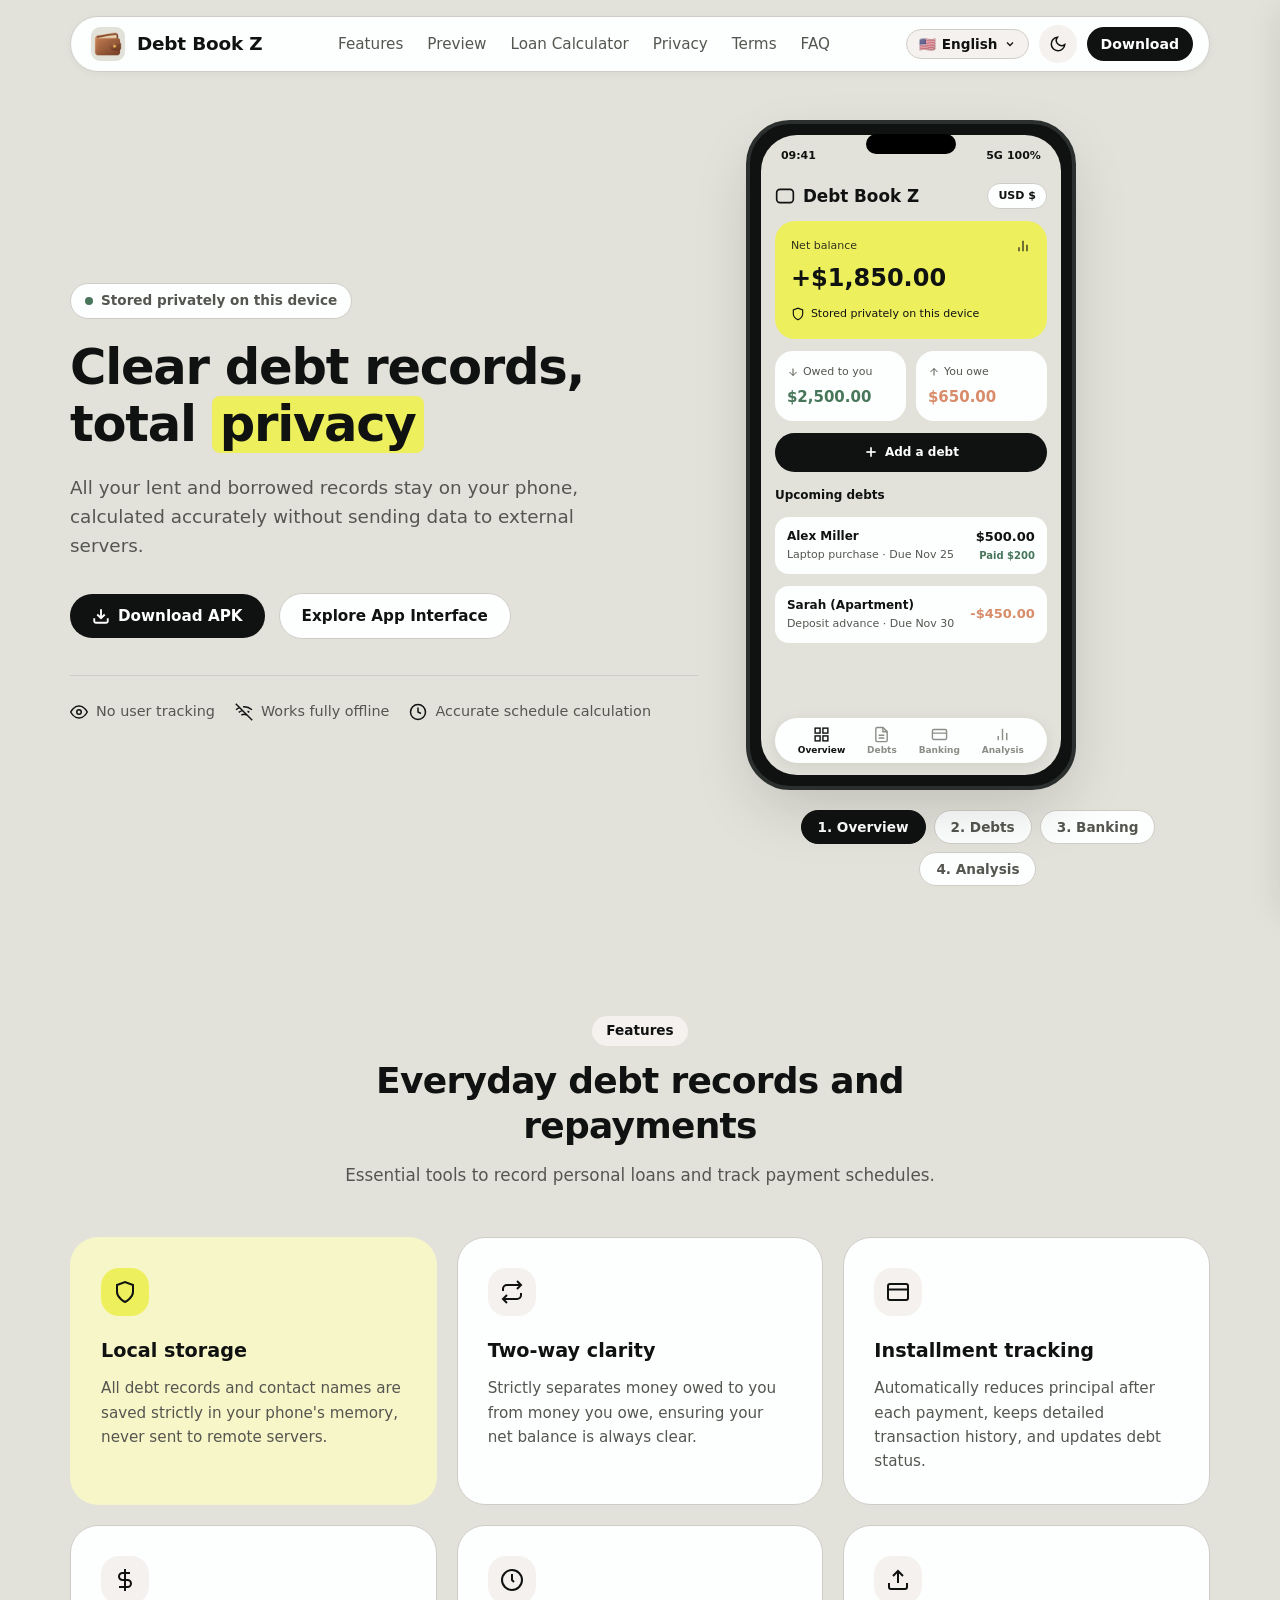
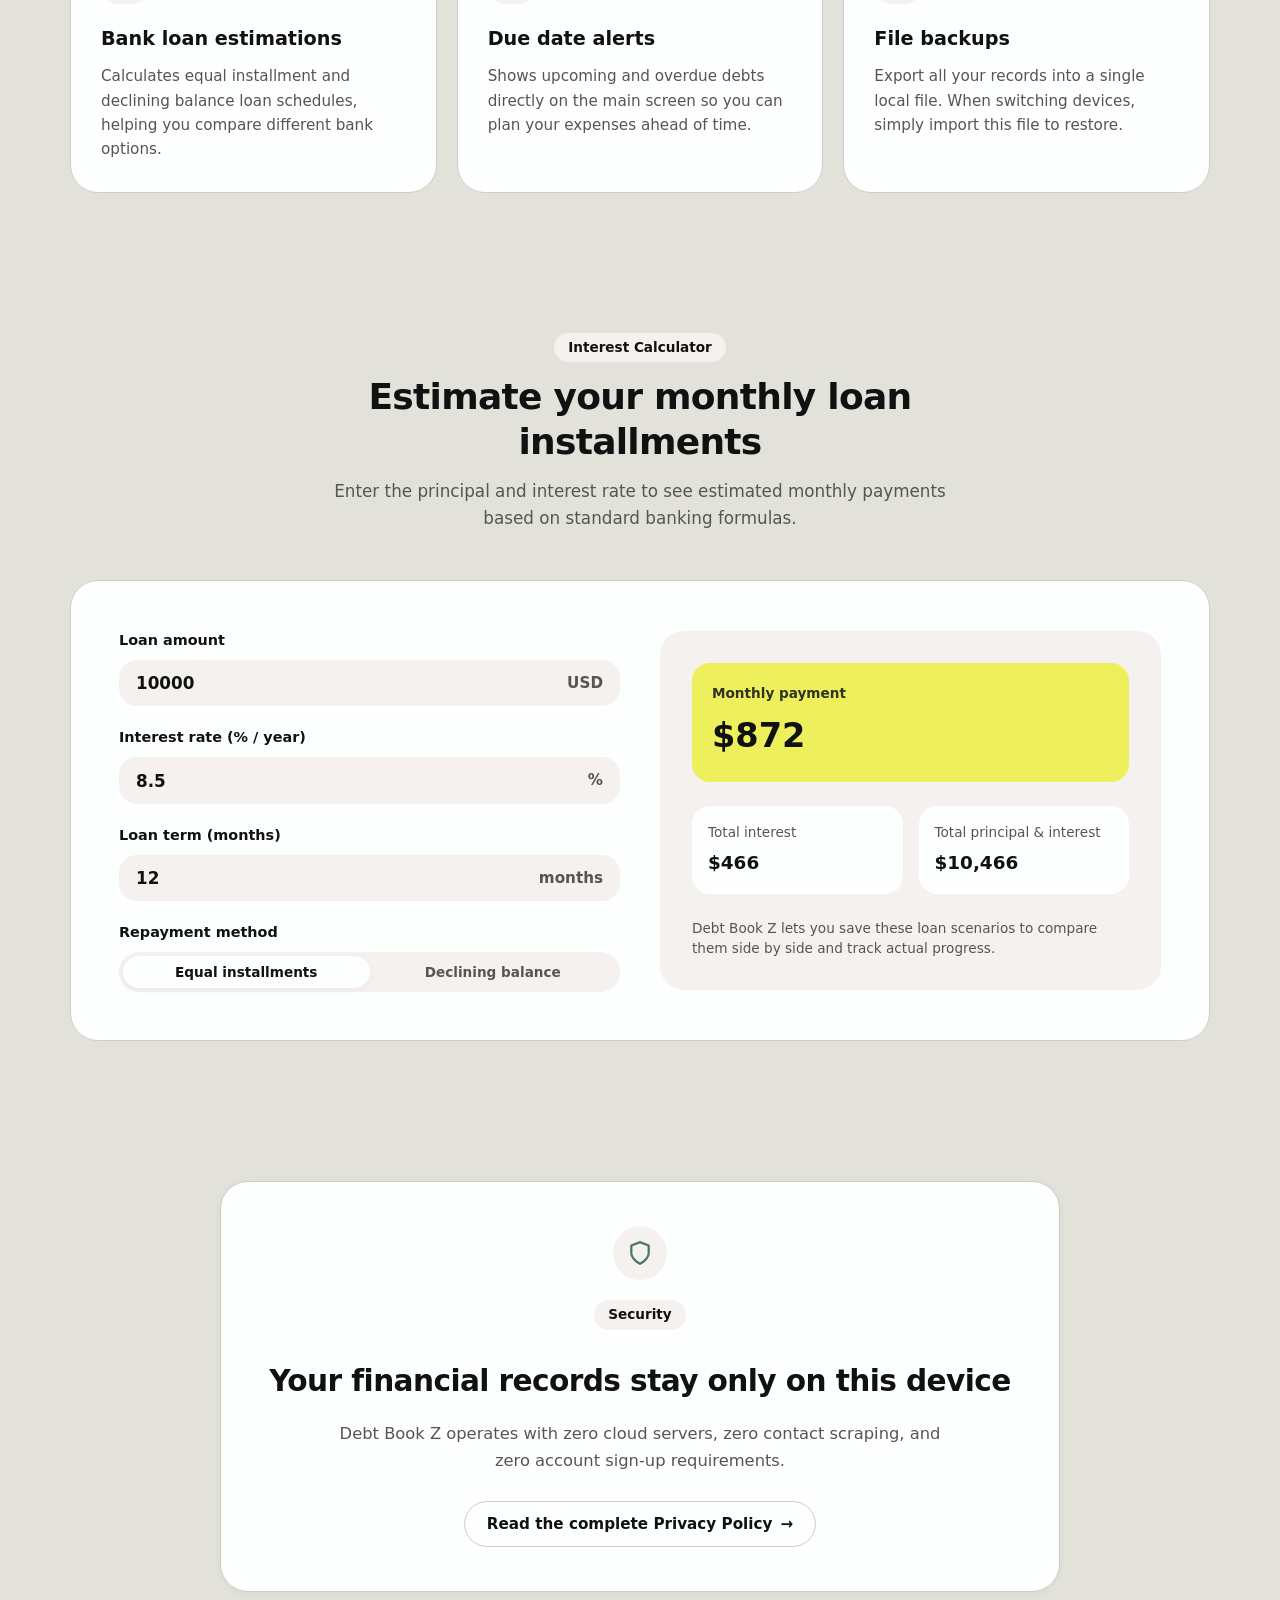
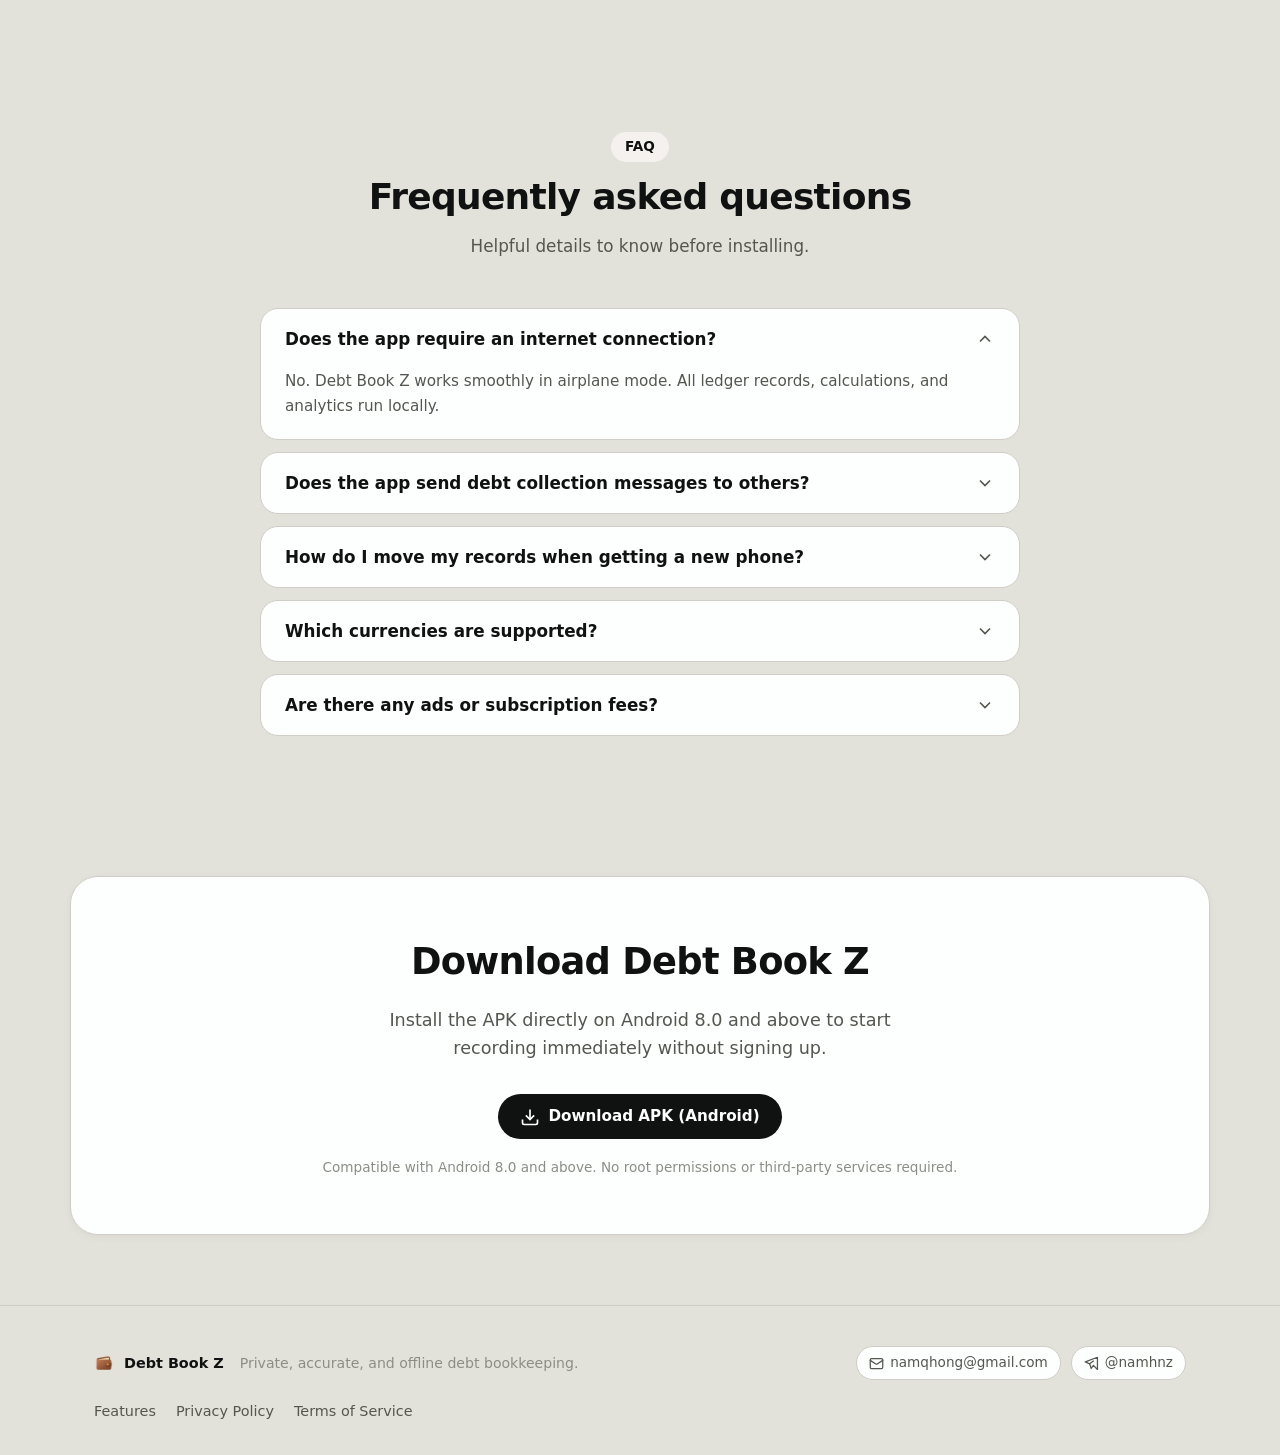
<file: index.html>
<!DOCTYPE html>
<html lang="en">
<head>
  <meta charset="UTF-8">
  <meta name="viewport" content="width=device-width, initial-scale=1.0">
  <title>Debt Book Z: Private and accurate debt ledger</title>
  <meta name="description" content="Offline personal debt management app. Stored on your device, no account needed, accurate calculations.">
  <link rel="icon" type="image/png" href="./assets/favicon.png">

  <!-- Content Security Policy -->
  <meta http-equiv="Content-Security-Policy" content="default-src 'self'; style-src 'self' 'unsafe-inline'; img-src 'self' data:; script-src 'self' 'unsafe-inline'; object-src 'none'; base-uri 'self';">

  <link rel="stylesheet" href="./css/style.css">
</head>
<body>

  <!-- Navigation Bar -->
  <header class="navbar-wrapper">
    <nav class="navbar" aria-label="Điều hướng chính">
      <a href="#" class="brand">
        <img src="./assets/icon-192.png" alt="Debt Book Z Logo" class="brand-icon">
        <span>Debt Book Z</span>
      </a>

      <ul class="nav-links">
        <li><a href="#tinh-nang" class="nav-link" data-i18n="nav.features">Features</a></li>
        <li><a href="#xem-truoc" class="nav-link" data-i18n="nav.preview">Preview</a></li>
        <li><a href="#tinh-lai-suat" class="nav-link" data-i18n="nav.calculator">Loan Calculator</a></li>
        <li><a href="privacy.html" class="nav-link" data-i18n="nav.privacy">Privacy</a></li>
        <li><a href="terms.html" class="nav-link" data-i18n="nav.terms">Terms</a></li>
        <li><a href="#hoi-dap" class="nav-link" data-i18n="nav.faq">FAQ</a></li>
      </ul>

      <div class="nav-actions">
        <!-- Language Selector -->
        <div class="lang-picker-wrap">
          <button id="lang-btn" class="lang-btn" aria-label="Chọn ngôn ngữ" aria-haspopup="true">
            <span id="lang-flag">🇺🇸</span>
            <span id="lang-name">English</span>
            <svg width="12" height="12" viewBox="0 0 24 24" fill="none" stroke="currentColor" stroke-width="2.5">
              <polyline points="6 9 12 15 18 9"></polyline>
            </svg>
          </button>
          <div id="lang-dropdown" class="lang-dropdown" role="menu"></div>
        </div>

        <!-- Dark / Light Theme Toggle -->
        <button id="theme-toggle" class="btn-icon" aria-label="Đổi giao diện sáng tối">
          <svg class="icon-sun" width="18" height="18" viewBox="0 0 24 24" fill="none" stroke="currentColor" stroke-width="2" style="display:none;">
            <circle cx="12" cy="12" r="5"></circle>
            <line x1="12" y1="1" x2="12" y2="3"></line>
            <line x1="12" y1="21" x2="12" y2="23"></line>
            <line x1="4.22" y1="4.22" x2="5.64" y2="5.64"></line>
            <line x1="18.36" y1="18.36" x2="19.78" y2="19.78"></line>
            <line x1="1" y1="12" x2="3" y2="12"></line>
            <line x1="21" y1="12" x2="23" y2="12"></line>
            <line x1="4.22" y1="19.78" x2="5.64" y2="18.36"></line>
            <line x1="18.36" y1="5.64" x2="19.78" y2="4.22"></line>
          </svg>
          <svg class="icon-moon" width="18" height="18" viewBox="0 0 24 24" fill="none" stroke="currentColor" stroke-width="2">
            <path d="M21 12.79A9 9 0 1 1 11.21 3 7 7 0 0 0 21 12.79z"></path>
          </svg>
        </button>

        <a href="#tai-ung-dung" class="btn btn-primary btn-sm nav-cta-btn" data-i18n="nav.download">Download</a>

        <!-- Mobile 3-bar Hamburger Menu Button -->
        <button id="mobile-menu-btn" class="mobile-menu-btn" aria-label="Mở menu điều hướng" aria-haspopup="true">
          <svg width="22" height="22" viewBox="0 0 512 512" fill="none" stroke="currentColor" stroke-linecap="round" stroke-miterlimit="10" stroke-width="38">
            <line x1="88" y1="152" x2="424" y2="152"></line>
            <line x1="88" y1="256" x2="424" y2="256"></line>
            <line x1="88" y1="360" x2="424" y2="360"></line>
          </svg>
        </button>
      </div>
    </nav>
  </header>

  <!-- Mobile Drawer Backdrop -->
  <div id="mobile-drawer-backdrop" class="drawer-backdrop" aria-hidden="true"></div>

  <!-- Mobile Sidebar Drawer (Offcanvas Menu) -->
  <aside id="mobile-drawer" class="drawer" aria-label="Menu điều hướng di động">
    <div class="drawer-header">
      <a href="#" class="brand">
        <img src="./assets/icon-192.png" alt="Debt Book Z Logo" class="brand-icon">
        <span>Debt Book Z</span>
      </a>
      <button id="drawer-close-btn" class="btn-icon" aria-label="Đóng menu">
        <svg width="22" height="22" viewBox="0 0 512 512" fill="none" stroke="currentColor" stroke-linecap="round" stroke-linejoin="round" stroke-width="38">
          <line x1="368" y1="368" x2="144" y2="144"></line>
          <line x1="368" y1="144" x2="144" y2="368"></line>
        </svg>
      </button>
    </div>

    <ul class="drawer-nav-list">
      <li><a href="#tinh-nang" class="drawer-nav-link" data-i18n="nav.features">Features</a></li>
      <li><a href="#xem-truoc" class="drawer-nav-link" data-i18n="nav.preview">Preview</a></li>
      <li><a href="#tinh-lai-suat" class="drawer-nav-link" data-i18n="nav.calculator">Loan Calculator</a></li>
      <li><a href="privacy.html" class="drawer-nav-link" data-i18n="nav.privacy">Privacy</a></li>
      <li><a href="terms.html" class="drawer-nav-link" data-i18n="nav.terms">Terms</a></li>
      <li><a href="#hoi-dap" class="drawer-nav-link" data-i18n="nav.faq">FAQ</a></li>
    </ul>

    <div class="drawer-footer">
      <a href="#tai-ung-dung" class="btn btn-primary" style="width: 100%; justify-content: center;" data-i18n="nav.download">Download</a>
    </div>
  </aside>

  <!-- Main Content -->
  <main>
    <!-- Hero Section -->
    <section class="hero container">
      <div class="hero-grid">
        <div class="hero-text">
          <div class="hero-badge">
            <span class="hero-badge-dot"></span>
            <span data-i18n="hero.badge">Stored privately on this device</span>
          </div>
          <h1 class="hero-title" id="hero-main-title">Clear debt records, total <span class="hero-highlight-word">privacy</span></h1>
          <p class="hero-desc" data-i18n="hero.desc">All your lent and borrowed records stay on your phone, calculated accurately without sending data to external servers.</p>

          <div class="hero-cta">
            <a href="#tai-ung-dung" class="btn btn-primary">
              <svg width="18" height="18" viewBox="0 0 24 24" fill="none" stroke="currentColor" stroke-width="2.5">
                <path d="M21 15v4a2 2 0 0 1-2 2H5a2 2 0 0 1-2-2v-4"></path>
                <polyline points="7 10 12 15 17 10"></polyline>
                <line x1="12" y1="15" x2="12" y2="3"></line>
              </svg>
              <span data-i18n="hero.ctaDownload">Download APK</span>
            </a>
            <a href="#xem-truoc" class="btn btn-secondary" data-i18n="hero.ctaPreview">Explore App Interface</a>
          </div>

          <div class="hero-trust">
            <div class="trust-item">
              <svg class="trust-icon" viewBox="0 0 24 24" fill="none" stroke="currentColor" stroke-width="2">
                <path d="M1 12s4-8 11-8 11 8 11 8-4 8-11 8-11-8-11-8z"></path>
                <circle cx="12" cy="12" r="3"></circle>
              </svg>
              <span data-i18n="hero.trustNoTrack">No user tracking</span>
            </div>
            <div class="trust-item">
              <svg class="trust-icon" viewBox="0 0 24 24" fill="none" stroke="currentColor" stroke-width="2">
                <line x1="1" y1="1" x2="23" y2="23"></line>
                <path d="M16.72 11.06A10.94 10.94 0 0 1 19 12.55"></path>
                <path d="M5 12.55a10.94 10.94 0 0 1 5.17-2.39"></path>
                <path d="M10.71 5.05A16 16 0 0 1 22.58 9"></path>
                <path d="M1.42 9a15.91 15.91 0 0 1 4.7-2.88"></path>
                <path d="M8.53 16.11a6 6 0 0 1 6.95 0"></path>
                <line x1="12" y1="20" x2="12.01" y2="20"></line>
              </svg>
              <span data-i18n="hero.trustOffline">Works fully offline</span>
            </div>
            <div class="trust-item">
              <svg class="trust-icon" viewBox="0 0 24 24" fill="none" stroke="currentColor" stroke-width="2">
                <circle cx="12" cy="12" r="10"></circle>
                <polyline points="12 6 12 12 16 14"></polyline>
              </svg>
              <span data-i18n="hero.trustAccurate">Accurate schedule calculation</span>
            </div>
          </div>
        </div>

        <!-- Phone Mockup Preview -->
        <div class="mockup-wrapper" id="xem-truoc">
          <div>
            <div class="phone-case">
              <div class="phone-island"></div>
              <div class="phone-screen">
                <!-- Status bar -->
                <div class="phone-status-bar">
                  <span>09:41</span>
                  <div style="display:flex; gap:4px; align-items:center;">
                    <span>5G</span>
                    <span>100%</span>
                  </div>
                </div>

                <!-- Dynamic Screen Body -->
                <div class="phone-content" id="phone-screen-content">
                  <!-- Rendered dynamically by main.js based on language and screen -->
                </div>

                <!-- Floating Bottom App Navigation -->
                <div class="phone-navbar" aria-label="Thanh điều hướng trong app">
                  <button class="phone-nav-btn active" data-nav="overview">
                    <svg viewBox="0 0 24 24" fill="none" stroke="currentColor" stroke-width="2">
                      <rect x="3" y="3" width="7" height="7"></rect>
                      <rect x="14" y="3" width="7" height="7"></rect>
                      <rect x="14" y="14" width="7" height="7"></rect>
                      <rect x="3" y="14" width="7" height="7"></rect>
                    </svg>
                    <span data-i18n="mockup.nav.overview">Overview</span>
                  </button>
                  <button class="phone-nav-btn" data-nav="debts">
                    <svg viewBox="0 0 24 24" fill="none" stroke="currentColor" stroke-width="2">
                      <path d="M14 2H6a2 2 0 0 0-2 2v16a2 2 0 0 0 2 2h12a2 2 0 0 0 2-2V8z"></path>
                      <polyline points="14 2 14 8 20 8"></polyline>
                      <line x1="16" y1="13" x2="8" y2="13"></line>
                      <line x1="16" y1="17" x2="8" y2="17"></line>
                    </svg>
                    <span data-i18n="mockup.nav.debts">Debts</span>
                  </button>
                  <button class="phone-nav-btn" data-nav="banking">
                    <svg viewBox="0 0 24 24" fill="none" stroke="currentColor" stroke-width="2">
                      <rect x="2" y="5" width="20" height="14" rx="2"></rect>
                      <line x1="2" y1="10" x2="22" y2="10"></line>
                    </svg>
                    <span data-i18n="mockup.nav.banking">Banking</span>
                  </button>
                  <button class="phone-nav-btn" data-nav="analysis">
                    <svg viewBox="0 0 24 24" fill="none" stroke="currentColor" stroke-width="2">
                      <line x1="18" y1="20" x2="18" y2="10"></line>
                      <line x1="12" y1="20" x2="12" y2="4"></line>
                      <line x1="6" y1="20" x2="6" y2="14"></line>
                    </svg>
                    <span data-i18n="mockup.nav.analysis">Analysis</span>
                  </button>
                </div>
              </div>
            </div>

            <!-- Screen Selector Tabs -->
            <div class="mockup-controls">
              <button class="mockup-tab-btn active" data-target="overview" data-i18n="mockup.tabs.overview">1. Overview</button>
              <button class="mockup-tab-btn" data-target="debts" data-i18n="mockup.tabs.debts">2. Debts</button>
              <button class="mockup-tab-btn" data-target="banking" data-i18n="mockup.tabs.banking">3. Banking</button>
              <button class="mockup-tab-btn" data-target="analysis" data-i18n="mockup.tabs.analysis">4. Analysis</button>
            </div>
          </div>
        </div>
      </div>
    </section>

    <!-- Key Features Section -->
    <section class="section container" id="tinh-nang">
      <div class="section-header">
        <span class="section-badge" data-i18n="features.badge">Features</span>
        <h2 class="section-title" data-i18n="features.title">Everyday debt records and repayments</h2>
        <p class="section-subtitle" data-i18n="features.subtitle">Essential tools to record personal loans and track payment schedules.</p>
      </div>

      <div class="features-grid">
        <div class="feature-card highlight-card">
          <div class="feature-icon-box">
            <svg width="24" height="24" viewBox="0 0 24 24" fill="none" stroke="currentColor" stroke-width="2">
              <path d="M12 22s8-4 8-10V5l-8-3-8 3v7c0 6 8 10 8 10z"></path>
            </svg>
          </div>
          <h3 class="feature-title" data-i18n="features.f1Title">Local storage</h3>
          <p class="feature-desc" data-i18n="features.f1Desc">All debt records and contact names are saved strictly in your phone's memory, never sent to remote servers.</p>
        </div>

        <div class="feature-card">
          <div class="feature-icon-box">
            <svg width="24" height="24" viewBox="0 0 24 24" fill="none" stroke="currentColor" stroke-width="2">
              <polyline points="17 1 21 5 17 9"></polyline>
              <path d="M3 11V9a4 4 0 0 1 4-4h14"></path>
              <polyline points="7 23 3 19 7 15"></polyline>
              <path d="M21 13v2a4 4 0 0 1-4 4H3"></path>
            </svg>
          </div>
          <h3 class="feature-title" data-i18n="features.f2Title">Two-way clarity</h3>
          <p class="feature-desc" data-i18n="features.f2Desc">Strictly separates money owed to you from money you owe, ensuring your net balance is always clear.</p>
        </div>

        <div class="feature-card">
          <div class="feature-icon-box">
            <svg width="24" height="24" viewBox="0 0 24 24" fill="none" stroke="currentColor" stroke-width="2">
              <rect x="2" y="4" width="20" height="16" rx="2"></rect>
              <path d="M7 15h0M2 9.5h20"></path>
            </svg>
          </div>
          <h3 class="feature-title" data-i18n="features.f3Title">Installment tracking</h3>
          <p class="feature-desc" data-i18n="features.f3Desc">Automatically reduces principal after each payment, keeps detailed transaction history, and updates debt status.</p>
        </div>

        <div class="feature-card">
          <div class="feature-icon-box">
            <svg width="24" height="24" viewBox="0 0 24 24" fill="none" stroke="currentColor" stroke-width="2">
              <line x1="12" y1="1" x2="12" y2="23"></line>
              <path d="M17 5H9.5a3.5 3.5 0 0 0 0 7h5a3.5 3.5 0 0 1 0 7H6"></path>
            </svg>
          </div>
          <h3 class="feature-title" data-i18n="features.f4Title">Bank loan estimations</h3>
          <p class="feature-desc" data-i18n="features.f4Desc">Calculates equal installment and declining balance loan schedules, helping you compare different bank options.</p>
        </div>

        <div class="feature-card">
          <div class="feature-icon-box">
            <svg width="24" height="24" viewBox="0 0 24 24" fill="none" stroke="currentColor" stroke-width="2">
              <circle cx="12" cy="12" r="10"></circle>
              <polyline points="12 6 12 12 14 14"></polyline>
            </svg>
          </div>
          <h3 class="feature-title" data-i18n="features.f5Title">Due date alerts</h3>
          <p class="feature-desc" data-i18n="features.f5Desc">Shows upcoming and overdue debts directly on the main screen so you can plan your expenses ahead of time.</p>
        </div>

        <div class="feature-card">
          <div class="feature-icon-box">
            <svg width="24" height="24" viewBox="0 0 24 24" fill="none" stroke="currentColor" stroke-width="2">
              <path d="M21 15v4a2 2 0 0 1-2 2H5a2 2 0 0 1-2-2v-4"></path>
              <polyline points="17 8 12 3 7 8"></polyline>
              <line x1="12" y1="3" x2="12" y2="15"></line>
            </svg>
          </div>
          <h3 class="feature-title" data-i18n="features.f6Title">File backups</h3>
          <p class="feature-desc" data-i18n="features.f6Desc">Export all your records into a single local file. When switching devices, simply import this file to restore.</p>
        </div>
      </div>
    </section>

    <!-- Interactive Loan Calculator Section -->
    <section class="section container" id="tinh-lai-suat">
      <div class="section-header">
        <span class="section-badge" data-i18n="calculator.badge">Interest Calculator</span>
        <h2 class="section-title" data-i18n="calculator.title">Estimate your monthly loan installments</h2>
        <p class="section-subtitle" data-i18n="calculator.subtitle">Enter the principal and interest rate to see estimated monthly payments based on standard banking formulas.</p>
      </div>

      <div class="calculator-section">
        <div class="calc-grid">
          <div class="calc-form">
            <div class="form-group">
              <label class="form-label" for="calc-amount" data-i18n="calculator.amountLabel">Loan amount</label>
              <div class="form-input-wrap">
                <input type="number" id="calc-amount" class="form-input tabular-nums" value="10000" step="1000" min="100">
                <span class="form-suffix" id="calc-amount-suffix">USD</span>
              </div>
            </div>

            <div class="form-group">
              <label class="form-label" for="calc-rate" data-i18n="calculator.rateLabel">Interest rate (% / year)</label>
              <div class="form-input-wrap">
                <input type="number" id="calc-rate" class="form-input tabular-nums" value="8.5" step="0.1" min="0" max="50">
                <span class="form-suffix">%</span>
              </div>
            </div>

            <div class="form-group">
              <label class="form-label" for="calc-term" data-i18n="calculator.termLabel">Loan term (months)</label>
              <div class="form-input-wrap">
                <input type="number" id="calc-term" class="form-input tabular-nums" value="12" step="6" min="1" max="360">
                <span class="form-suffix" data-i18n="calculator.termSuffix">months</span>
              </div>
            </div>

            <div class="form-group">
              <label class="form-label" data-i18n="calculator.methodLabel">Repayment method</label>
              <div class="calc-method-toggle">
                <button type="button" class="method-btn active" data-method="annuity" data-i18n="calculator.methodAnnuity">Equal installments</button>
                <button type="button" class="method-btn" data-method="declining" data-i18n="calculator.methodDeclining">Declining balance</button>
              </div>
            </div>
          </div>

          <div class="calc-result-box">
            <div class="result-main">
              <div class="result-main-label" data-i18n="calculator.resultMonthlyLabel">Monthly payment</div>
              <div class="result-main-value tabular-nums" id="calc-result-monthly">$872</div>
            </div>

            <div class="result-stats-row">
              <div class="result-stat-item">
                <div class="result-stat-label" data-i18n="calculator.resultInterestLabel">Total interest</div>
                <div class="result-stat-value tabular-nums" id="calc-result-interest">$467</div>
              </div>
              <div class="result-stat-item">
                <div class="result-stat-label" data-i18n="calculator.resultTotalLabel">Total principal & interest</div>
                <div class="result-stat-value tabular-nums" id="calc-result-total">$10,467</div>
              </div>
            </div>

            <p class="result-hint" data-i18n="calculator.hint">Debt Book Z lets you save these loan scenarios to compare them side by side and track actual progress.</p>
          </div>
        </div>
      </div>
    </section>

    <!-- Security & Privacy Section -->
    <section class="section container" id="rieng-tu">
      <div class="privacy-callout-card">
        <div class="privacy-callout-icon">
          <svg width="26" height="26" viewBox="0 0 24 24" fill="none" stroke="currentColor" stroke-width="2">
            <path d="M12 22s8-4 8-10V5l-8-3-8 3v7c0 6 8 10 8 10z"></path>
          </svg>
        </div>
        <span class="section-badge" data-i18n="privacy.badge">Security</span>
        <h2 class="privacy-callout-title" data-i18n="privacy.title">Your financial records stay only on this device</h2>
        <p class="privacy-callout-desc" data-i18n="privacy.subtitle">Debt Book Z operates with zero cloud servers, zero contact scraping, and zero account sign-up requirements.</p>
        <div class="privacy-callout-actions">
          <a href="privacy.html" class="btn btn-secondary">
            <span data-i18n="privacy.viewFull">Read the complete Privacy Policy</span> &rarr;
          </a>
        </div>
      </div>
    </section>

    <!-- FAQ Section -->
    <section class="section container" id="hoi-dap">
      <div class="section-header">
        <span class="section-badge" data-i18n="faq.badge">FAQ</span>
        <h2 class="section-title" data-i18n="faq.title">Frequently asked questions</h2>
        <p class="section-subtitle" data-i18n="faq.subtitle">Helpful details to know before installing.</p>
      </div>

      <div class="faq-list">
        <div class="faq-item active">
          <button class="faq-question">
            <span data-i18n="faq.q1">Does the app require an internet connection?</span>
            <svg class="faq-icon" viewBox="0 0 24 24" fill="none" stroke="currentColor" stroke-width="2">
              <polyline points="6 9 12 15 18 9"></polyline>
            </svg>
          </button>
          <div class="faq-answer" style="max-height: 200px; padding-bottom: 20px;" data-i18n="faq.a1">No. Debt Book Z works smoothly in airplane mode. All ledger records, calculations, and analytics run locally.</div>
        </div>

        <div class="faq-item">
          <button class="faq-question">
            <span data-i18n="faq.q2">Does the app send debt collection messages to others?</span>
            <svg class="faq-icon" viewBox="0 0 24 24" fill="none" stroke="currentColor" stroke-width="2">
              <polyline points="6 9 12 15 18 9"></polyline>
            </svg>
          </button>
          <div class="faq-answer" data-i18n="faq.a2">No. This is strictly your private notepad. It will never send SMS, make calls, or contact your borrowers.</div>
        </div>

        <div class="faq-item">
          <button class="faq-question">
            <span data-i18n="faq.q3">How do I move my records when getting a new phone?</span>
            <svg class="faq-icon" viewBox="0 0 24 24" fill="none" stroke="currentColor" stroke-width="2">
              <polyline points="6 9 12 15 18 9"></polyline>
            </svg>
          </button>
          <div class="faq-answer" data-i18n="faq.a3">In Settings, choose 'Export backup'. Transfer that file to your new device and tap 'Restore backup'.</div>
        </div>

        <div class="faq-item">
          <button class="faq-question">
            <span data-i18n="faq.q4">Which currencies are supported?</span>
            <svg class="faq-icon" viewBox="0 0 24 24" fill="none" stroke="currentColor" stroke-width="2">
              <polyline points="6 9 12 15 18 9"></polyline>
            </svg>
          </button>
          <div class="faq-answer" data-i18n="faq.a4">Supports USD, EUR, VND, JPY, GBP, and many others. Each entry can use its own currency without conflict.</div>
        </div>

        <div class="faq-item">
          <button class="faq-question">
            <span data-i18n="faq.q5">Are there any ads or subscription fees?</span>
            <svg class="faq-icon" viewBox="0 0 24 24" fill="none" stroke="currentColor" stroke-width="2">
              <polyline points="6 9 12 15 18 9"></polyline>
            </svg>
          </button>
          <div class="faq-answer" data-i18n="faq.a5">Debt Book Z has no advertisements and no paywalls for its features.</div>
        </div>
      </div>
    </section>

    <!-- Download CTA Section -->
    <section class="section container" id="tai-ung-dung">
      <div class="cta-banner">
        <h2 class="cta-title" data-i18n="cta.title">Download Debt Book Z</h2>
        <p class="cta-desc" data-i18n="cta.desc">Install the APK directly on Android 8.0 and above to start recording immediately without signing up.</p>

        <div class="cta-actions">
          <a href="#" class="btn btn-primary" onclick="alert(TRANSLATIONS[currentLang]?.cta?.apkAlert || 'Bản cài đặt APK sẽ được cung cấp khi phát hành chính thức.'); return false;">
            <svg width="20" height="20" viewBox="0 0 24 24" fill="none" stroke="currentColor" stroke-width="2">
              <path d="M21 15v4a2 2 0 0 1-2 2H5a2 2 0 0 1-2-2v-4"></path>
              <polyline points="7 10 12 15 17 10"></polyline>
              <line x1="12" y1="15" x2="12" y2="3"></line>
            </svg>
            <span data-i18n="cta.btnApk">Download APK (Android)</span>
          </a>
        </div>

        <div class="cta-note" data-i18n="cta.note">Compatible with Android 8.0 and above. No root permissions or third-party services required.</div>
      </div>
    </section>
  </main>

  <!-- Footer -->
  <footer class="footer">
    <div class="container footer-inner">
      <div class="footer-brand-wrap">
        <div class="footer-brand">
          <img src="./assets/favicon.png" alt="Icon" width="20" height="20">
          <span>Debt Book Z</span>
        </div>
        <span class="footer-tagline" data-i18n="footer.tagline">Private, accurate, and offline debt bookkeeping.</span>
      </div>

      <div class="footer-contact">
        <a href="mailto:namqhong@gmail.com" class="footer-contact-link" aria-label="Email">
          <svg width="15" height="15" viewBox="0 0 24 24" fill="none" stroke="currentColor" stroke-width="2" stroke-linecap="round" stroke-linejoin="round">
            <rect width="20" height="16" x="2" y="4" rx="2"></rect>
            <path d="m22 7-8.97 5.7a1.94 1.94 0 0 1-2.06 0L2 7"></path>
          </svg>
          <span>namqhong@gmail.com</span>
        </a>
        <a href="https://t.me/namhnz" target="_blank" rel="noopener noreferrer" class="footer-contact-link" aria-label="Telegram">
          <svg width="15" height="15" viewBox="0 0 24 24" fill="none" stroke="currentColor" stroke-width="2" stroke-linecap="round" stroke-linejoin="round">
            <path d="M21.5 2 2 9.5l7 3 2.5 7.5L15 15l6.5 6.5L21.5 2z"></path>
            <path d="m9 12.5 6-4.5"></path>
          </svg>
          <span>@namhnz</span>
        </a>
      </div>

      <ul class="footer-links">
        <li><a href="#tinh-nang" class="footer-link" data-i18n="nav.features">Features</a></li>
        <li><a href="privacy.html" class="footer-link" data-i18n="footer.privacy">Privacy Policy</a></li>
        <li><a href="terms.html" class="footer-link" data-i18n="footer.terms">Terms of Service</a></li>
      </ul>
    </div>
  </footer>

  <script src="./js/translations.js"></script>
  <script src="./js/main.js"></script>
</body>
</html>
</file>
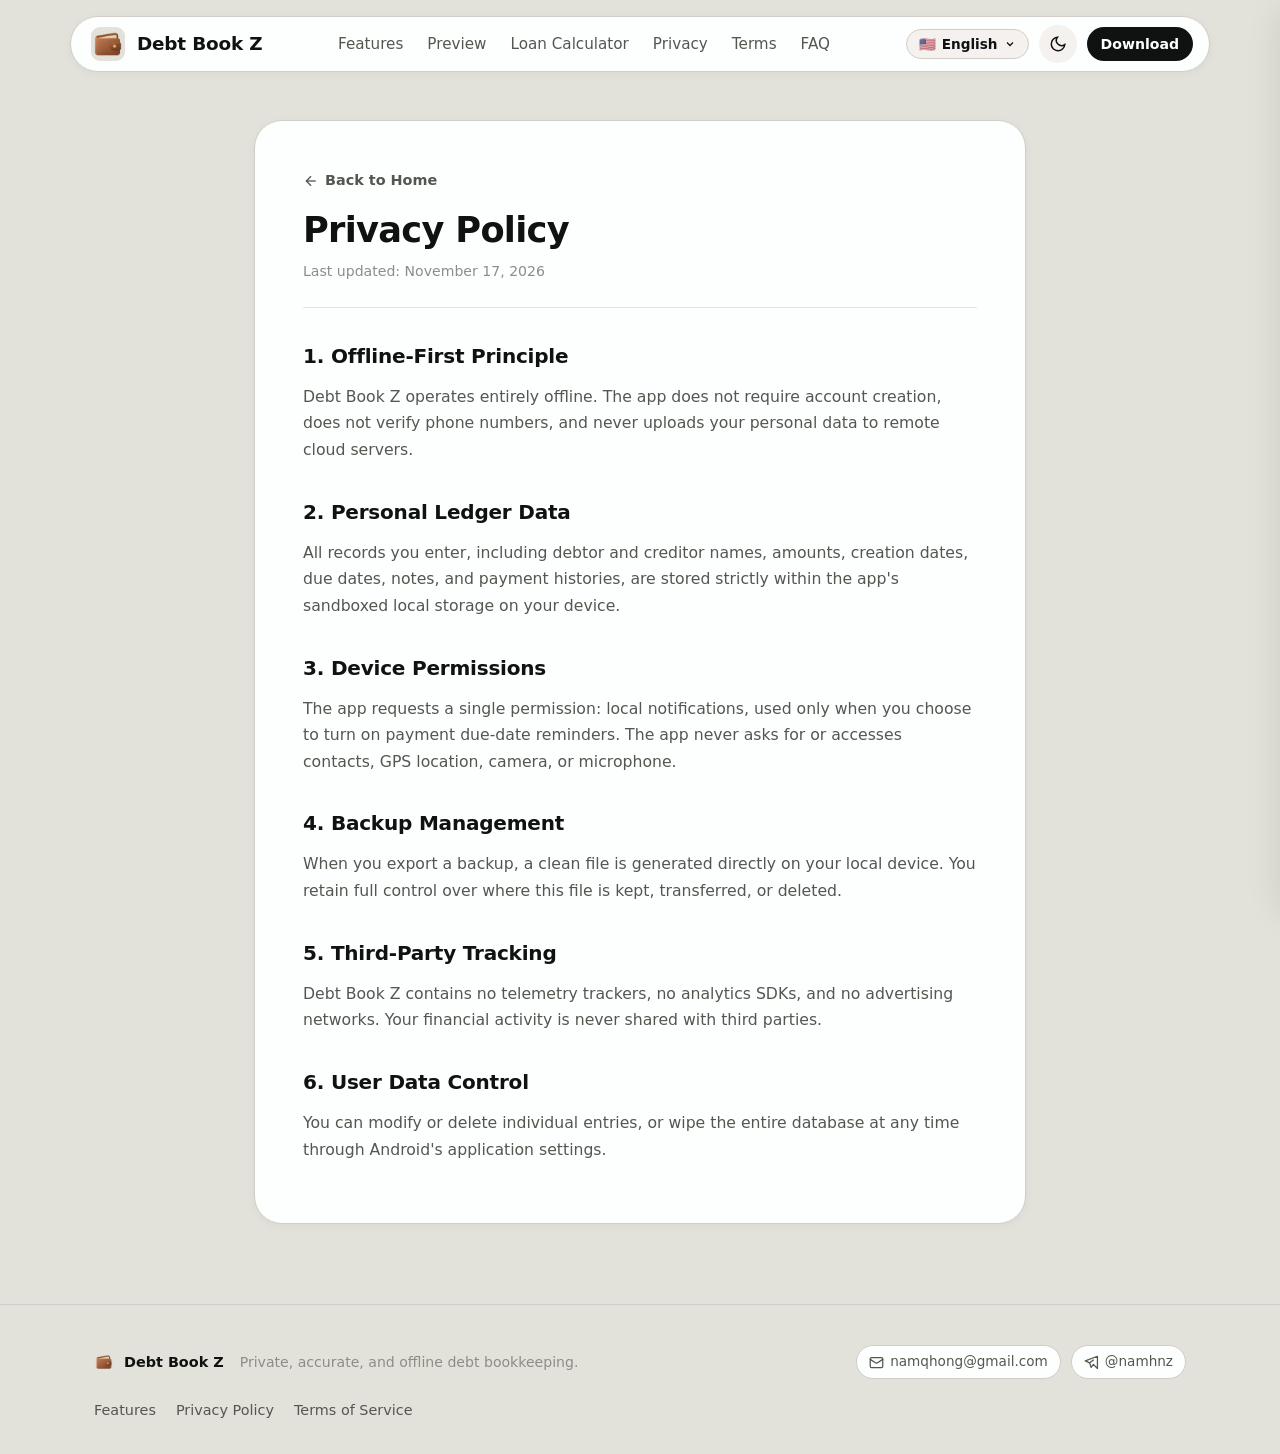
<file: privacy.html>
<!DOCTYPE html>
<html lang="en">
<head>
  <meta charset="UTF-8">
  <meta name="viewport" content="width=device-width, initial-scale=1.0">
  <title data-i18n="privacyPage.title">Privacy Policy</title>
  <meta name="description" content="Privacy Policy for Debt Book Z. Completely offline, zero cloud servers, zero user tracking.">
  <link rel="icon" type="image/png" href="./assets/favicon.png">

  <!-- Content Security Policy -->
  <meta http-equiv="Content-Security-Policy" content="default-src 'self'; style-src 'self' 'unsafe-inline'; img-src 'self' data:; script-src 'self' 'unsafe-inline'; object-src 'none'; base-uri 'self';">

  <link rel="stylesheet" href="./css/style.css">
</head>
<body>

  <!-- Navigation Bar -->
  <header class="navbar-wrapper">
    <nav class="navbar" aria-label="Điều hướng">
      <a href="index.html" class="brand">
        <img src="./assets/icon-192.png" alt="Debt Book Z Logo" class="brand-icon">
        <span>Debt Book Z</span>
      </a>

      <ul class="nav-links">
        <li><a href="index.html#tinh-nang" class="nav-link" data-i18n="nav.features">Features</a></li>
        <li><a href="index.html#xem-truoc" class="nav-link" data-i18n="nav.preview">Preview</a></li>
        <li><a href="index.html#tinh-lai-suat" class="nav-link" data-i18n="nav.calculator">Loan Calculator</a></li>
        <li><a href="privacy.html" class="nav-link active" data-i18n="nav.privacy">Privacy</a></li>
        <li><a href="terms.html" class="nav-link" data-i18n="nav.terms">Terms</a></li>
        <li><a href="index.html#hoi-dap" class="nav-link" data-i18n="nav.faq">FAQ</a></li>
      </ul>

      <div class="nav-actions">
        <!-- Language Selector -->
        <div class="lang-picker-wrap">
          <button id="lang-btn" class="lang-btn" aria-label="Chọn ngôn ngữ" aria-haspopup="true">
            <span id="lang-flag">🇺🇸</span>
            <span id="lang-name">English</span>
            <svg width="12" height="12" viewBox="0 0 24 24" fill="none" stroke="currentColor" stroke-width="2.5">
              <polyline points="6 9 12 15 18 9"></polyline>
            </svg>
          </button>
          <div id="lang-dropdown" class="lang-dropdown" role="menu"></div>
        </div>

        <!-- Theme Toggle -->
        <button id="theme-toggle" class="btn-icon" aria-label="Đổi giao diện sáng tối">
          <svg class="icon-sun" width="18" height="18" viewBox="0 0 24 24" fill="none" stroke="currentColor" stroke-width="2" style="display:none;">
            <circle cx="12" cy="12" r="5"></circle>
            <line x1="12" y1="1" x2="12" y2="3"></line>
            <line x1="12" y1="21" x2="12" y2="23"></line>
            <line x1="4.22" y1="4.22" x2="5.64" y2="5.64"></line>
            <line x1="18.36" y1="18.36" x2="19.78" y2="19.78"></line>
            <line x1="1" y1="12" x2="3" y2="12"></line>
            <line x1="21" y1="12" x2="23" y2="12"></line>
            <line x1="4.22" y1="19.78" x2="5.64" y2="18.36"></line>
            <line x1="18.36" y1="5.64" x2="19.78" y2="4.22"></line>
          </svg>
          <svg class="icon-moon" width="18" height="18" viewBox="0 0 24 24" fill="none" stroke="currentColor" stroke-width="2">
            <path d="M21 12.79A9 9 0 1 1 11.21 3 7 7 0 0 0 21 12.79z"></path>
          </svg>
        </button>

        <a href="index.html#tai-ung-dung" class="btn btn-primary btn-sm nav-cta-btn" data-i18n="nav.download">Download</a>

        <!-- Mobile 3-bar Hamburger Menu Button -->
        <button id="mobile-menu-btn" class="mobile-menu-btn" aria-label="Mở menu điều hướng" aria-haspopup="true">
          <svg width="22" height="22" viewBox="0 0 512 512" fill="none" stroke="currentColor" stroke-linecap="round" stroke-miterlimit="10" stroke-width="38">
            <line x1="88" y1="152" x2="424" y2="152"></line>
            <line x1="88" y1="256" x2="424" y2="256"></line>
            <line x1="88" y1="360" x2="424" y2="360"></line>
          </svg>
        </button>
      </div>
    </nav>
  </header>

  <!-- Mobile Drawer Backdrop -->
  <div id="mobile-drawer-backdrop" class="drawer-backdrop" aria-hidden="true"></div>

  <!-- Mobile Sidebar Drawer (Offcanvas Menu) -->
  <aside id="mobile-drawer" class="drawer" aria-label="Menu điều hướng di động">
    <div class="drawer-header">
      <a href="index.html" class="brand">
        <img src="./assets/icon-192.png" alt="Debt Book Z Logo" class="brand-icon">
        <span>Debt Book Z</span>
      </a>
      <button id="drawer-close-btn" class="btn-icon" aria-label="Đóng menu">
        <svg width="22" height="22" viewBox="0 0 512 512" fill="none" stroke="currentColor" stroke-linecap="round" stroke-linejoin="round" stroke-width="38">
          <line x1="368" y1="368" x2="144" y2="144"></line>
          <line x1="368" y1="144" x2="144" y2="368"></line>
        </svg>
      </button>
    </div>

    <ul class="drawer-nav-list">
      <li><a href="index.html#tinh-nang" class="drawer-nav-link" data-i18n="nav.features">Features</a></li>
      <li><a href="index.html#xem-truoc" class="drawer-nav-link" data-i18n="nav.preview">Preview</a></li>
      <li><a href="index.html#tinh-lai-suat" class="drawer-nav-link" data-i18n="nav.calculator">Loan Calculator</a></li>
      <li><a href="privacy.html" class="drawer-nav-link" data-i18n="nav.privacy">Privacy</a></li>
      <li><a href="terms.html" class="drawer-nav-link" data-i18n="nav.terms">Terms</a></li>
      <li><a href="index.html#hoi-dap" class="drawer-nav-link" data-i18n="nav.faq">FAQ</a></li>
    </ul>

    <div class="drawer-footer">
      <a href="index.html#tai-ung-dung" class="btn btn-primary" style="width: 100%; justify-content: center;" data-i18n="nav.download">Download</a>
    </div>
  </aside>

  <!-- Legal Document Body -->
  <main class="doc-page">
    <div class="container doc-container">
      <article class="doc-card">
        <a href="index.html" class="doc-back-link">
          <svg width="16" height="16" viewBox="0 0 24 24" fill="none" stroke="currentColor" stroke-width="2">
            <line x1="19" y1="12" x2="5" y2="12"></line>
            <polyline points="12 19 5 12 12 5"></polyline>
          </svg>
          <span data-i18n="privacyPage.backToHome">Back to Home</span>
        </a>

        <header class="doc-header">
          <h1 class="doc-title" data-i18n="privacyPage.title">Privacy Policy</h1>
          <div class="doc-meta" data-i18n="privacyPage.lastUpdated">Last updated: November 17, 2026</div>
        </header>

        <section class="doc-section">
          <h2 data-i18n="privacyPage.s1Title">1. Offline-First Principle</h2>
          <p data-i18n="privacyPage.s1Desc">Debt Book Z operates entirely offline. The app does not require account creation, does not verify phone numbers, and never uploads your personal data to remote cloud servers.</p>
        </section>

        <section class="doc-section">
          <h2 data-i18n="privacyPage.s2Title">2. Personal Ledger Data</h2>
          <p data-i18n="privacyPage.s2Desc">All records you enter, including debtor and creditor names, amounts, creation dates, due dates, notes, and payment histories, are stored strictly within the app's sandboxed local storage on your device.</p>
        </section>

        <section class="doc-section">
          <h2 data-i18n="privacyPage.s3Title">3. Device Permissions</h2>
          <p data-i18n="privacyPage.s3Desc">The app requests a single permission: local notifications, used only when you choose to turn on payment due-date reminders. The app never asks for or accesses contacts, GPS location, camera, or microphone.</p>
        </section>

        <section class="doc-section">
          <h2 data-i18n="privacyPage.s4Title">4. Backup Management</h2>
          <p data-i18n="privacyPage.s4Desc">When you export a backup, a clean file is generated directly on your local device. You retain full control over where this file is kept, transferred, or deleted.</p>
        </section>

        <section class="doc-section">
          <h2 data-i18n="privacyPage.s5Title">5. Third-Party Tracking</h2>
          <p data-i18n="privacyPage.s5Desc">Debt Book Z contains no telemetry trackers, no analytics SDKs, and no advertising networks. Your financial activity is never shared with third parties.</p>
        </section>

        <section class="doc-section">
          <h2 data-i18n="privacyPage.s6Title">6. User Data Control</h2>
          <p data-i18n="privacyPage.s6Desc">You can modify or delete individual entries, or wipe the entire database at any time through Android's application settings.</p>
        </section>
      </article>
    </div>
  </main>

  <!-- Footer -->
  <footer class="footer">
    <div class="container footer-inner">
      <div class="footer-brand-wrap">
        <div class="footer-brand">
          <img src="./assets/favicon.png" alt="Icon" width="20" height="20">
          <span>Debt Book Z</span>
        </div>
        <span class="footer-tagline" data-i18n="footer.tagline">Private, accurate, and offline debt bookkeeping.</span>
      </div>

      <div class="footer-contact">
        <a href="mailto:namqhong@gmail.com" class="footer-contact-link" aria-label="Email">
          <svg width="15" height="15" viewBox="0 0 24 24" fill="none" stroke="currentColor" stroke-width="2" stroke-linecap="round" stroke-linejoin="round">
            <rect width="20" height="16" x="2" y="4" rx="2"></rect>
            <path d="m22 7-8.97 5.7a1.94 1.94 0 0 1-2.06 0L2 7"></path>
          </svg>
          <span>namqhong@gmail.com</span>
        </a>
        <a href="https://t.me/namhnz" target="_blank" rel="noopener noreferrer" class="footer-contact-link" aria-label="Telegram">
          <svg width="15" height="15" viewBox="0 0 24 24" fill="none" stroke="currentColor" stroke-width="2" stroke-linecap="round" stroke-linejoin="round">
            <path d="M21.5 2 2 9.5l7 3 2.5 7.5L15 15l6.5 6.5L21.5 2z"></path>
            <path d="m9 12.5 6-4.5"></path>
          </svg>
          <span>@namhnz</span>
        </a>
      </div>

      <ul class="footer-links">
        <li><a href="index.html#tinh-nang" class="footer-link" data-i18n="nav.features">Features</a></li>
        <li><a href="privacy.html" class="footer-link" data-i18n="footer.privacy">Privacy Policy</a></li>
        <li><a href="terms.html" class="footer-link" data-i18n="footer.terms">Terms of Service</a></li>
      </ul>
    </div>
  </footer>

  <script src="./js/translations.js"></script>
  <script src="./js/main.js"></script>
</body>
</html>
</file>
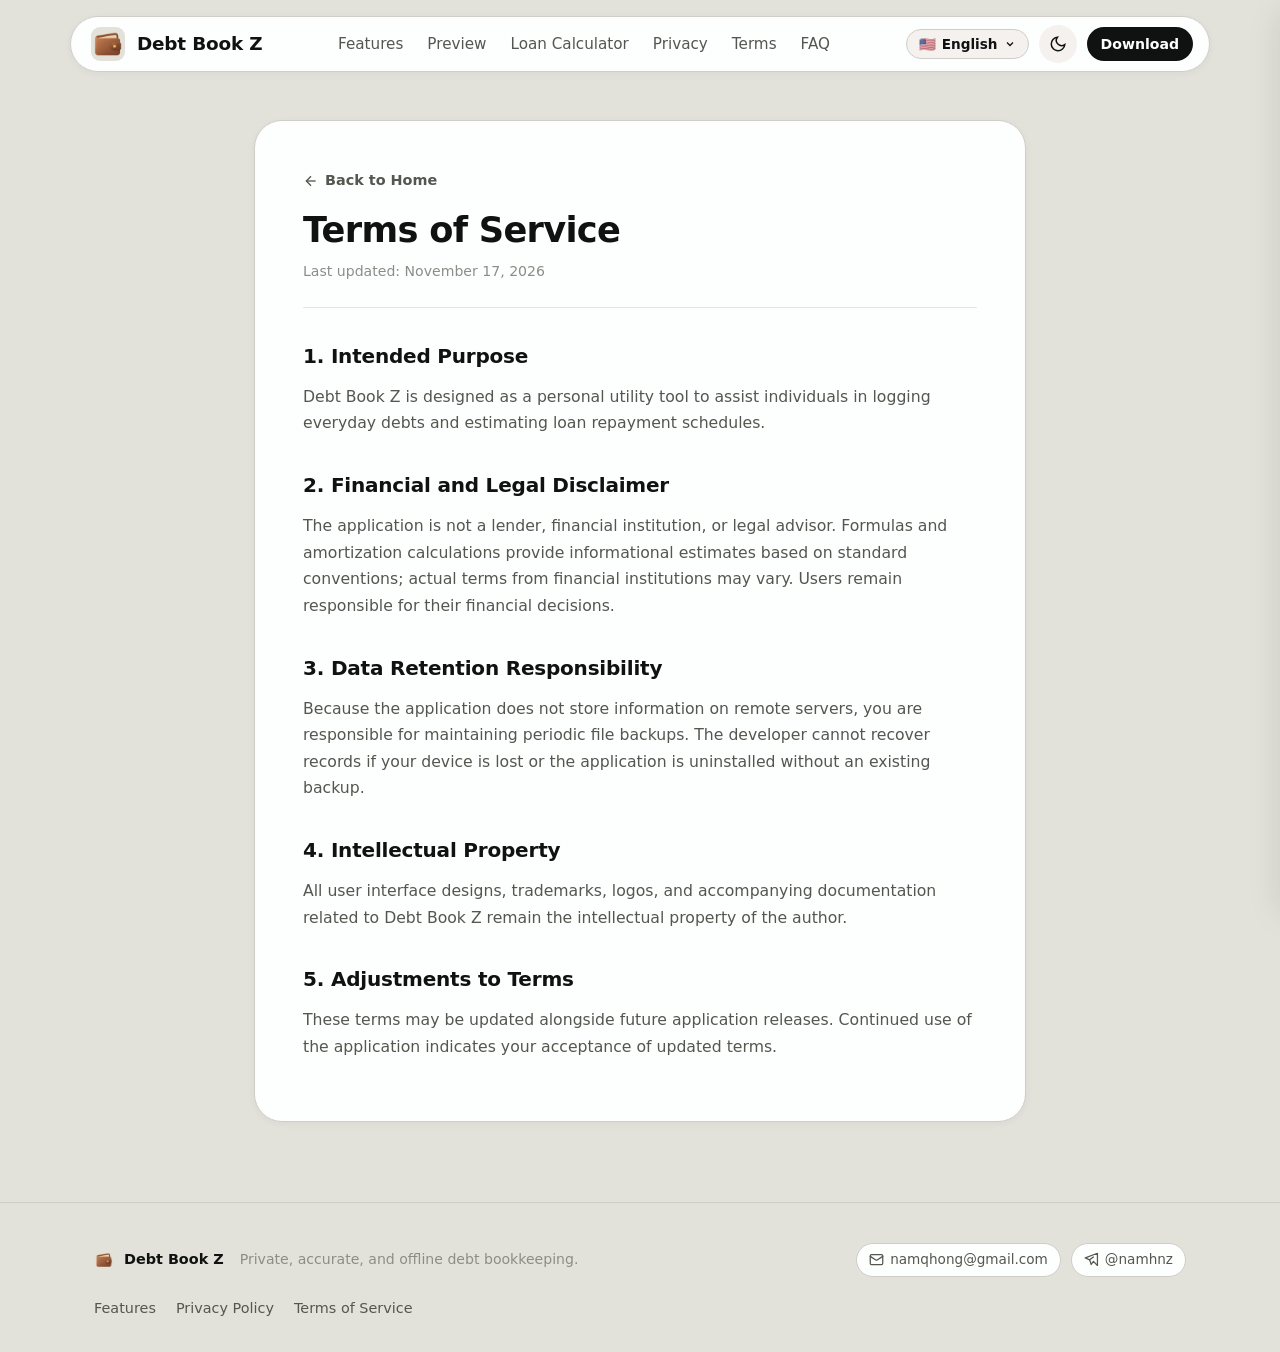
<file: terms.html>
<!DOCTYPE html>
<html lang="en">
<head>
  <meta charset="UTF-8">
  <meta name="viewport" content="width=device-width, initial-scale=1.0">
  <title data-i18n="termsPage.title">Terms of Service</title>
  <meta name="description" content="Terms of Service for Debt Book Z. Information on offline usage scope, data responsibility, and financial disclaimers.">
  <link rel="icon" type="image/png" href="./assets/favicon.png">

  <!-- Content Security Policy -->
  <meta http-equiv="Content-Security-Policy" content="default-src 'self'; style-src 'self' 'unsafe-inline'; img-src 'self' data:; script-src 'self' 'unsafe-inline'; object-src 'none'; base-uri 'self';">

  <link rel="stylesheet" href="./css/style.css">
</head>
<body>

  <!-- Navigation Bar -->
  <header class="navbar-wrapper">
    <nav class="navbar" aria-label="Điều hướng">
      <a href="index.html" class="brand">
        <img src="./assets/icon-192.png" alt="Debt Book Z Logo" class="brand-icon">
        <span>Debt Book Z</span>
      </a>

      <ul class="nav-links">
        <li><a href="index.html#tinh-nang" class="nav-link" data-i18n="nav.features">Features</a></li>
        <li><a href="index.html#xem-truoc" class="nav-link" data-i18n="nav.preview">Preview</a></li>
        <li><a href="index.html#tinh-lai-suat" class="nav-link" data-i18n="nav.calculator">Loan Calculator</a></li>
        <li><a href="privacy.html" class="nav-link" data-i18n="nav.privacy">Privacy</a></li>
        <li><a href="terms.html" class="nav-link active" data-i18n="nav.terms">Terms</a></li>
        <li><a href="index.html#hoi-dap" class="nav-link" data-i18n="nav.faq">FAQ</a></li>
      </ul>

      <div class="nav-actions">
        <!-- Language Selector -->
        <div class="lang-picker-wrap">
          <button id="lang-btn" class="lang-btn" aria-label="Chọn ngôn ngữ" aria-haspopup="true">
            <span id="lang-flag">🇺🇸</span>
            <span id="lang-name">English</span>
            <svg width="12" height="12" viewBox="0 0 24 24" fill="none" stroke="currentColor" stroke-width="2.5">
              <polyline points="6 9 12 15 18 9"></polyline>
            </svg>
          </button>
          <div id="lang-dropdown" class="lang-dropdown" role="menu"></div>
        </div>

        <!-- Theme Toggle -->
        <button id="theme-toggle" class="btn-icon" aria-label="Đổi giao diện sáng tối">
          <svg class="icon-sun" width="18" height="18" viewBox="0 0 24 24" fill="none" stroke="currentColor" stroke-width="2" style="display:none;">
            <circle cx="12" cy="12" r="5"></circle>
            <line x1="12" y1="1" x2="12" y2="3"></line>
            <line x1="12" y1="21" x2="12" y2="23"></line>
            <line x1="4.22" y1="4.22" x2="5.64" y2="5.64"></line>
            <line x1="18.36" y1="18.36" x2="19.78" y2="19.78"></line>
            <line x1="1" y1="12" x2="3" y2="12"></line>
            <line x1="21" y1="12" x2="23" y2="12"></line>
            <line x1="4.22" y1="19.78" x2="5.64" y2="18.36"></line>
            <line x1="18.36" y1="5.64" x2="19.78" y2="4.22"></line>
          </svg>
          <svg class="icon-moon" width="18" height="18" viewBox="0 0 24 24" fill="none" stroke="currentColor" stroke-width="2">
            <path d="M21 12.79A9 9 0 1 1 11.21 3 7 7 0 0 0 21 12.79z"></path>
          </svg>
        </button>

        <a href="index.html#tai-ung-dung" class="btn btn-primary btn-sm nav-cta-btn" data-i18n="nav.download">Download</a>

        <!-- Mobile 3-bar Hamburger Menu Button -->
        <button id="mobile-menu-btn" class="mobile-menu-btn" aria-label="Mở menu điều hướng" aria-haspopup="true">
          <svg width="22" height="22" viewBox="0 0 512 512" fill="none" stroke="currentColor" stroke-linecap="round" stroke-miterlimit="10" stroke-width="38">
            <line x1="88" y1="152" x2="424" y2="152"></line>
            <line x1="88" y1="256" x2="424" y2="256"></line>
            <line x1="88" y1="360" x2="424" y2="360"></line>
          </svg>
        </button>
      </div>
    </nav>
  </header>

  <!-- Mobile Drawer Backdrop -->
  <div id="mobile-drawer-backdrop" class="drawer-backdrop" aria-hidden="true"></div>

  <!-- Mobile Sidebar Drawer (Offcanvas Menu) -->
  <aside id="mobile-drawer" class="drawer" aria-label="Menu điều hướng di động">
    <div class="drawer-header">
      <a href="index.html" class="brand">
        <img src="./assets/icon-192.png" alt="Debt Book Z Logo" class="brand-icon">
        <span>Debt Book Z</span>
      </a>
      <button id="drawer-close-btn" class="btn-icon" aria-label="Đóng menu">
        <svg width="22" height="22" viewBox="0 0 512 512" fill="none" stroke="currentColor" stroke-linecap="round" stroke-linejoin="round" stroke-width="38">
          <line x1="368" y1="368" x2="144" y2="144"></line>
          <line x1="368" y1="144" x2="144" y2="368"></line>
        </svg>
      </button>
    </div>

    <ul class="drawer-nav-list">
      <li><a href="index.html#tinh-nang" class="drawer-nav-link" data-i18n="nav.features">Features</a></li>
      <li><a href="index.html#xem-truoc" class="drawer-nav-link" data-i18n="nav.preview">Preview</a></li>
      <li><a href="index.html#tinh-lai-suat" class="drawer-nav-link" data-i18n="nav.calculator">Loan Calculator</a></li>
      <li><a href="privacy.html" class="drawer-nav-link" data-i18n="nav.privacy">Privacy</a></li>
      <li><a href="terms.html" class="drawer-nav-link" data-i18n="nav.terms">Terms</a></li>
      <li><a href="index.html#hoi-dap" class="drawer-nav-link" data-i18n="nav.faq">FAQ</a></li>
    </ul>

    <div class="drawer-footer">
      <a href="index.html#tai-ung-dung" class="btn btn-primary" style="width: 100%; justify-content: center;" data-i18n="nav.download">Download</a>
    </div>
  </aside>

  <!-- Legal Document Body -->
  <main class="doc-page">
    <div class="container doc-container">
      <article class="doc-card">
        <a href="index.html" class="doc-back-link">
          <svg width="16" height="16" viewBox="0 0 24 24" fill="none" stroke="currentColor" stroke-width="2">
            <line x1="19" y1="12" x2="5" y2="12"></line>
            <polyline points="12 19 5 12 12 5"></polyline>
          </svg>
          <span data-i18n="termsPage.backToHome">Back to Home</span>
        </a>

        <header class="doc-header">
          <h1 class="doc-title" data-i18n="termsPage.title">Terms of Service</h1>
          <div class="doc-meta" data-i18n="termsPage.lastUpdated">Last updated: November 17, 2026</div>
        </header>

        <section class="doc-section">
          <h2 data-i18n="termsPage.s1Title">1. Intended Purpose</h2>
          <p data-i18n="termsPage.s1Desc">Debt Book Z is designed as a personal utility tool to assist individuals in logging everyday debts and estimating loan repayment schedules.</p>
        </section>

        <section class="doc-section">
          <h2 data-i18n="termsPage.s2Title">2. Financial and Legal Disclaimer</h2>
          <p data-i18n="termsPage.s2Desc">The application is not a lender, financial institution, or legal advisor. Formulas and amortization calculations provide informational estimates based on standard conventions; actual terms from financial institutions may vary. Users remain responsible for their financial decisions.</p>
        </section>

        <section class="doc-section">
          <h2 data-i18n="termsPage.s3Title">3. Data Retention Responsibility</h2>
          <p data-i18n="termsPage.s3Desc">Because the application does not store information on remote servers, you are responsible for maintaining periodic file backups. The developer cannot recover records if your device is lost or the application is uninstalled without an existing backup.</p>
        </section>

        <section class="doc-section">
          <h2 data-i18n="termsPage.s4Title">4. Intellectual Property</h2>
          <p data-i18n="termsPage.s4Desc">All user interface designs, trademarks, logos, and accompanying documentation related to Debt Book Z remain the intellectual property of the author.</p>
        </section>

        <section class="doc-section">
          <h2 data-i18n="termsPage.s5Title">5. Adjustments to Terms</h2>
          <p data-i18n="termsPage.s5Desc">These terms may be updated alongside future application releases. Continued use of the application indicates your acceptance of updated terms.</p>
        </section>
      </article>
    </div>
  </main>

  <!-- Footer -->
  <footer class="footer">
    <div class="container footer-inner">
      <div class="footer-brand-wrap">
        <div class="footer-brand">
          <img src="./assets/favicon.png" alt="Icon" width="20" height="20">
          <span>Debt Book Z</span>
        </div>
        <span class="footer-tagline" data-i18n="footer.tagline">Private, accurate, and offline debt bookkeeping.</span>
      </div>

      <div class="footer-contact">
        <a href="mailto:namqhong@gmail.com" class="footer-contact-link" aria-label="Email">
          <svg width="15" height="15" viewBox="0 0 24 24" fill="none" stroke="currentColor" stroke-width="2" stroke-linecap="round" stroke-linejoin="round">
            <rect width="20" height="16" x="2" y="4" rx="2"></rect>
            <path d="m22 7-8.97 5.7a1.94 1.94 0 0 1-2.06 0L2 7"></path>
          </svg>
          <span>namqhong@gmail.com</span>
        </a>
        <a href="https://t.me/namhnz" target="_blank" rel="noopener noreferrer" class="footer-contact-link" aria-label="Telegram">
          <svg width="15" height="15" viewBox="0 0 24 24" fill="none" stroke="currentColor" stroke-width="2" stroke-linecap="round" stroke-linejoin="round">
            <path d="M21.5 2 2 9.5l7 3 2.5 7.5L15 15l6.5 6.5L21.5 2z"></path>
            <path d="m9 12.5 6-4.5"></path>
          </svg>
          <span>@namhnz</span>
        </a>
      </div>

      <ul class="footer-links">
        <li><a href="index.html#tinh-nang" class="footer-link" data-i18n="nav.features">Features</a></li>
        <li><a href="privacy.html" class="footer-link" data-i18n="footer.privacy">Privacy Policy</a></li>
        <li><a href="terms.html" class="footer-link" data-i18n="footer.terms">Terms of Service</a></li>
      </ul>
    </div>
  </footer>

  <script src="./js/translations.js"></script>
  <script src="./js/main.js"></script>
</body>
</html>
</file>
<file: css/style.css>
/* ==========================================================================
   Debt Book Z: Landing Page Styles
   Standardized based on Debt Book Z Design System (Warm Minimalism / Editorial UI)
   ========================================================================== */

:root {
  --background: #E2E2DA;
  --surface: #FDFFFE;
  --surface-secondary: #F4F1EF;
  --surface-tertiary: #E9EAE4;
  --primary: #101211;
  --primary-hover: #282A29;
  --foreground: #101211;
  --text-secondary: #555650;
  --text-muted: #8C8D87;
  --text-inverse: #FFFFFF;
  --highlight: #EDEF5D;
  --highlight-soft: #F7F6C8;
  --highlight-foreground: #101211;
  --border: #D0CDC8;
  --divider: #E5E5E0;

  --success: #47765B;
  --success-soft: #E7F0E7;
  --warning: #D88C6A;
  --warning-soft: #F8E9E1;
  --danger: #A94545;
  --danger-soft: #F7E9E7;

  --radius-card: 28px;
  --radius-pill: 9999px;
  --radius-sm: 12px;
  --radius-md: 18px;
  --radius-phone: 44px;

  --shadow-sm: 0 2px 8px rgba(16, 18, 17, 0.04);
  --shadow-md: 0 8px 24px rgba(16, 18, 17, 0.06);
  --shadow-float: 0 12px 32px rgba(16, 18, 17, 0.1);
  --shadow-mockup: 0 24px 64px -12px rgba(16, 18, 17, 0.18);

  --font-sans: system-ui, -apple-system, BlinkMacSystemFont, "Segoe UI", Roboto, "Helvetica Neue", Arial, sans-serif;
  --container-max: 1140px;
}

[data-theme="dark"] {
  --background: #161A18;
  --surface: #222624;
  --surface-secondary: #2C312E;
  --surface-tertiary: #383E3A;
  --primary: #FDFFFE;
  --primary-hover: #E2E2DA;
  --foreground: #F2F4F3;
  --text-secondary: #A2A6A3;
  --text-muted: #727774;
  --text-inverse: #101211;
  --highlight: #EDEF5D;
  --highlight-soft: #2C311E;
  --highlight-foreground: #101211;
  --border: #353C38;
  --divider: #2C322F;

  --success: #679E7E;
  --success-soft: #1E2D24;
  --warning: #E09A7B;
  --warning-soft: #382720;
  --danger: #D66363;
  --danger-soft: #381E1E;

  --shadow-sm: 0 2px 8px rgba(0, 0, 0, 0.2);
  --shadow-md: 0 8px 24px rgba(0, 0, 0, 0.3);
  --shadow-float: 0 12px 32px rgba(0, 0, 0, 0.35);
  --shadow-mockup: 0 24px 64px -12px rgba(0, 0, 0, 0.45);
}

/* Reset & Base */
*, *::before, *::after {
  box-sizing: border-box;
  margin: 0;
  padding: 0;
}

html {
  scroll-behavior: smooth;
  font-family: var(--font-sans);
  color: var(--foreground);
  background-color: var(--background);
  transition: background-color 0.25s ease, color 0.25s ease;
  line-height: 1.6;
  -webkit-font-smoothing: antialiased;
}

body {
  min-height: 100vh;
  display: flex;
  flex-direction: column;
}

a {
  color: inherit;
  text-decoration: none;
}

button, input, select {
  font-family: inherit;
  font-size: inherit;
  color: inherit;
}

.tabular-nums {
  font-variant-numeric: tabular-nums;
}

/* Layout Utilities */
.container {
  width: 100%;
  max-width: var(--container-max);
  margin-left: auto;
  margin-right: auto;
  padding-left: 24px;
  padding-right: 24px;
}

/* Navigation Bar */
.navbar-wrapper {
  position: sticky;
  top: 16px;
  z-index: 100;
  padding: 0 16px;
  margin-bottom: 24px;
}

.navbar {
  max-width: var(--container-max);
  margin: 0 auto;
  background-color: var(--surface);
  border-radius: var(--radius-pill);
  padding: 8px 16px 8px 20px;
  display: flex;
  align-items: center;
  justify-content: space-between;
  flex-wrap: nowrap;
  box-shadow: var(--shadow-sm);
  border: 1px solid var(--border);
  transition: background-color 0.25s ease, border-color 0.25s ease;
}

.brand {
  display: flex;
  align-items: center;
  gap: 12px;
  font-weight: 700;
  font-size: 1.15rem;
  letter-spacing: -0.01em;
  white-space: nowrap;
  flex-shrink: 0;
}

.brand-icon {
  width: 34px;
  height: 34px;
  border-radius: 9px;
  display: block;
}

.nav-links {
  display: flex;
  align-items: center;
  gap: 24px;
  list-style: none;
}

.nav-link {
  font-size: 0.95rem;
  font-weight: 500;
  color: var(--text-secondary);
  transition: color 0.2s ease;
}

.nav-link:hover {
  color: var(--foreground);
}

.nav-actions {
  display: flex;
  align-items: center;
  gap: 10px;
}

/* Mobile Menu Toggle Button */
.mobile-menu-btn {
  display: none;
  width: 38px;
  height: 38px;
  padding: 0;
  border-radius: var(--radius-pill);
  background-color: var(--surface-secondary);
  color: var(--foreground);
  align-items: center;
  justify-content: center;
  border: 1px solid var(--border);
  cursor: pointer;
  transition: background-color 0.2s ease;
}

.mobile-menu-btn:hover {
  background-color: var(--surface-tertiary);
}

/* Mobile Sidebar Drawer & Backdrop */
.drawer-backdrop {
  position: fixed;
  inset: 0;
  background-color: rgba(0, 0, 0, 0.45);
  backdrop-filter: blur(2px);
  -webkit-backdrop-filter: blur(2px);
  z-index: 998;
  opacity: 0;
  pointer-events: none;
  transition: opacity 0.25s ease;
}

.drawer-backdrop.active {
  opacity: 1;
  pointer-events: auto;
}

.drawer {
  position: fixed;
  top: 0;
  right: 0;
  bottom: 0;
  width: 310px;
  max-width: 85vw;
  height: 100%;
  background-color: var(--surface);
  border-left: 1px solid var(--border);
  z-index: 999;
  box-shadow: var(--shadow-float);
  transform: translateX(100%);
  transition: transform 0.28s cubic-bezier(0.16, 1, 0.3, 1);
  display: flex;
  flex-direction: column;
  padding: 24px 20px;
  overflow-y: auto;
}

.drawer.active {
  transform: translateX(0);
}

.drawer-header {
  display: flex;
  align-items: center;
  justify-content: space-between;
  margin-bottom: 24px;
  padding-bottom: 16px;
  border-bottom: 1px solid var(--divider);
}

.drawer-nav-list {
  list-style: none;
  display: flex;
  flex-direction: column;
  gap: 6px;
}

.drawer-nav-link {
  display: flex;
  align-items: center;
  gap: 12px;
  padding: 12px 16px;
  border-radius: var(--radius-sm);
  font-size: 1rem;
  font-weight: 600;
  color: var(--foreground);
  transition: background-color 0.15s ease;
}

.drawer-nav-link:hover, .drawer-nav-link.active {
  background-color: var(--surface-secondary);
}

.drawer-footer {
  margin-top: auto;
  padding-top: 20px;
  border-top: 1px solid var(--divider);
  display: flex;
  flex-direction: column;
  gap: 14px;
}

/* Language Picker Dropdown */
.lang-picker-wrap {
  position: relative;
}

.lang-btn {
  display: inline-flex;
  align-items: center;
  gap: 6px;
  padding: 6px 12px;
  border-radius: var(--radius-pill);
  background-color: var(--surface-secondary);
  color: var(--foreground);
  font-weight: 600;
  font-size: 0.85rem;
  border: 1px solid var(--border);
  cursor: pointer;
  transition: all 0.2s ease;
}

.lang-btn:hover {
  background-color: var(--surface-tertiary);
}

.lang-dropdown {
  position: absolute;
  top: calc(100% + 8px);
  right: 0;
  background-color: var(--surface);
  border: 1px solid var(--border);
  border-radius: 20px;
  box-shadow: var(--shadow-float);
  padding: 6px;
  min-width: 170px;
  display: none;
  flex-direction: column;
  gap: 2px;
  z-index: 1000;
  animation: fadeIn 0.15s ease-out;
}

.lang-dropdown.active {
  display: flex;
}

.lang-option {
  display: flex;
  align-items: center;
  gap: 8px;
  padding: 8px 12px;
  border-radius: 12px;
  font-size: 0.85rem;
  font-weight: 500;
  color: var(--foreground);
  background: transparent;
  border: none;
  cursor: pointer;
  width: 100%;
  text-align: left;
  transition: background-color 0.15s ease;
}

.lang-option:hover {
  background-color: var(--surface-secondary);
}

.lang-option.active {
  background-color: var(--surface-secondary);
  font-weight: 700;
  color: var(--foreground);
}

@keyframes fadeIn {
  from { opacity: 0; transform: translateY(-4px); }
  to { opacity: 1; transform: translateY(0); }
}

/* Pill Buttons */
.btn {
  display: inline-flex;
  align-items: center;
  justify-content: center;
  gap: 8px;
  padding: 10px 22px;
  border-radius: var(--radius-pill);
  font-weight: 600;
  font-size: 0.95rem;
  cursor: pointer;
  border: none;
  transition: background-color 0.18s ease, transform 0.15s ease, box-shadow 0.18s ease;
  white-space: nowrap;
}

.btn-primary {
  background-color: var(--primary);
  color: var(--text-inverse);
}

.btn-primary:hover {
  background-color: var(--primary-hover);
  transform: translateY(-1px);
}

.btn-secondary {
  background-color: var(--surface);
  color: var(--foreground);
  border: 1px solid var(--border);
}

.btn-secondary:hover {
  background-color: var(--surface-secondary);
  transform: translateY(-1px);
}

.btn-highlight {
  background-color: var(--highlight);
  color: var(--highlight-foreground);
  font-weight: 700;
}

.btn-highlight:hover {
  filter: brightness(0.96);
  transform: translateY(-1px);
}

.btn-sm {
  padding: 6px 14px;
  font-size: 0.88rem;
}

.btn-icon {
  width: 38px;
  height: 38px;
  padding: 0;
  border-radius: var(--radius-pill);
  background-color: var(--surface-secondary);
  color: var(--foreground);
  display: inline-flex;
  align-items: center;
  justify-content: center;
  border: none;
  cursor: pointer;
  transition: background-color 0.2s ease;
}

.btn-icon:hover {
  background-color: var(--surface-tertiary);
}

/* Mobile Nav Toggle */
.mobile-nav-toggle {
  display: none;
}

/* Hero Section */
.hero {
  padding: 40px 0 60px;
}

.hero-grid {
  display: grid;
  grid-template-columns: 1.15fr 0.85fr;
  gap: 48px;
  align-items: center;
}

.hero-badge {
  display: inline-flex;
  align-items: center;
  gap: 8px;
  padding: 6px 14px;
  background-color: var(--surface);
  border: 1px solid var(--border);
  border-radius: var(--radius-pill);
  font-size: 0.85rem;
  font-weight: 600;
  color: var(--text-secondary);
  margin-bottom: 20px;
}

.hero-badge-dot {
  width: 8px;
  height: 8px;
  background-color: var(--success);
  border-radius: 50%;
}

.hero-title {
  font-size: 3.1rem;
  font-weight: 800;
  line-height: 1.15;
  letter-spacing: -0.025em;
  color: var(--foreground);
  margin-bottom: 20px;
}

.hero-highlight-word {
  background-color: var(--highlight);
  color: var(--highlight-foreground);
  padding: 0 8px;
  border-radius: 8px;
  display: inline-block;
}

.hero-desc {
  font-size: 1.15rem;
  color: var(--text-secondary);
  line-height: 1.6;
  margin-bottom: 32px;
  max-width: 540px;
}

.hero-cta {
  display: flex;
  align-items: center;
  gap: 14px;
  margin-bottom: 36px;
  flex-wrap: wrap;
}

.hero-trust {
  display: flex;
  align-items: center;
  gap: 20px;
  padding-top: 24px;
  border-top: 1px solid var(--border);
  flex-wrap: wrap;
}

.trust-item {
  display: flex;
  align-items: center;
  gap: 8px;
  font-size: 0.9rem;
  font-weight: 500;
  color: var(--text-secondary);
}

.trust-icon {
  width: 18px;
  height: 18px;
  color: var(--primary);
}

/* Phone Mockup */
.mockup-wrapper {
  position: relative;
  display: flex;
  justify-content: center;
}

.phone-case {
  width: 330px;
  height: 670px;
  background-color: #101211;
  border-radius: var(--radius-phone);
  padding: 11px;
  box-shadow: var(--shadow-mockup);
  position: relative;
  border: 4px solid #2B2F2D;
}

.phone-screen {
  width: 100%;
  height: 100%;
  background-color: var(--background);
  border-radius: 36px;
  overflow: hidden;
  display: flex;
  flex-direction: column;
  position: relative;
  font-size: 13px;
  color: var(--foreground);
  user-select: none;
}

.phone-island {
  position: absolute;
  top: 10px;
  left: 50%;
  transform: translateX(-50%);
  width: 90px;
  height: 20px;
  background-color: #000;
  border-radius: 12px;
  z-index: 10;
}

.phone-status-bar {
  padding: 12px 20px 4px;
  display: flex;
  justify-content: space-between;
  font-size: 11px;
  font-weight: 600;
  color: var(--foreground);
}

.phone-content {
  flex: 1;
  overflow-y: auto;
  padding: 10px 14px 70px;
  display: flex;
  flex-direction: column;
  gap: 12px;
  scrollbar-width: none;
}
.phone-content::-webkit-scrollbar {
  display: none;
}

.phone-app-header {
  display: flex;
  align-items: center;
  justify-content: space-between;
  margin-top: 4px;
}

.phone-brand-title {
  font-size: 1.05rem;
  font-weight: 700;
  display: flex;
  align-items: center;
  gap: 8px;
}

.phone-currency-pill {
  padding: 3px 10px;
  background-color: var(--surface);
  border-radius: var(--radius-pill);
  font-size: 11px;
  font-weight: 700;
  border: 1px solid var(--border);
}

/* Mockup UI Elements */
.app-card {
  background-color: var(--surface);
  border-radius: 20px;
  padding: 14px;
}

.app-card-highlight {
  background-color: var(--highlight);
  color: var(--highlight-foreground);
  border-radius: 20px;
  padding: 16px;
}

.app-balance-row {
  display: grid;
  grid-template-columns: 1fr 1fr;
  gap: 10px;
}

.app-balance-card {
  background-color: var(--surface);
  border-radius: 18px;
  padding: 12px;
  display: flex;
  flex-direction: column;
  gap: 4px;
}

.app-btn-main {
  background-color: var(--primary);
  color: var(--text-inverse);
  padding: 10px;
  border-radius: var(--radius-pill);
  font-weight: 600;
  font-size: 12px;
  display: flex;
  align-items: center;
  justify-content: center;
  gap: 6px;
}

.app-item-row {
  display: flex;
  align-items: center;
  justify-content: space-between;
  padding: 10px 12px;
  background-color: var(--surface);
  border-radius: 14px;
}

.phone-navbar {
  position: absolute;
  bottom: 12px;
  left: 14px;
  right: 14px;
  background-color: var(--surface);
  border-radius: var(--radius-pill);
  padding: 8px 12px;
  display: flex;
  justify-content: space-around;
  box-shadow: 0 4px 16px rgba(0,0,0,0.08);
}

.phone-nav-btn {
  display: flex;
  flex-direction: column;
  align-items: center;
  gap: 2px;
  font-size: 9px;
  font-weight: 600;
  color: var(--text-muted);
  cursor: pointer;
  background: none;
  border: none;
  transition: color 0.15s ease;
}

.phone-nav-btn.active {
  color: var(--foreground);
}

.phone-nav-btn svg {
  width: 17px;
  height: 17px;
}

/* Feature Showcase Selector */
.mockup-controls {
  margin-top: 20px;
  display: flex;
  justify-content: center;
  gap: 8px;
  flex-wrap: wrap;
}

.mockup-tab-btn {
  background-color: var(--surface);
  border: 1px solid var(--border);
  padding: 8px 16px;
  border-radius: var(--radius-pill);
  font-size: 0.85rem;
  font-weight: 600;
  color: var(--text-secondary);
  cursor: pointer;
  transition: all 0.15s ease;
}

.mockup-tab-btn:hover {
  color: var(--foreground);
}

.mockup-tab-btn.active {
  background-color: var(--primary);
  color: var(--text-inverse);
  border-color: var(--primary);
}

/* Section Common */
.section {
  padding: 70px 0;
}

.section-header {
  text-align: center;
  max-width: 660px;
  margin: 0 auto 48px;
}

.section-badge {
  display: inline-block;
  padding: 4px 14px;
  border-radius: var(--radius-pill);
  background-color: var(--surface-secondary);
  color: var(--foreground);
  font-weight: 600;
  font-size: 0.85rem;
  margin-bottom: 12px;
}

.section-title {
  font-size: 2.25rem;
  font-weight: 800;
  letter-spacing: -0.02em;
  color: var(--foreground);
  margin-bottom: 14px;
  line-height: 1.25;
}

.section-subtitle {
  font-size: 1.05rem;
  color: var(--text-secondary);
  line-height: 1.6;
}

/* Features Grid */
.features-grid {
  display: grid;
  grid-template-columns: repeat(3, 1fr);
  gap: 20px;
}

.feature-card {
  background-color: var(--surface);
  border-radius: var(--radius-card);
  padding: 30px;
  border: 1px solid var(--border);
  display: flex;
  flex-direction: column;
  transition: transform 0.2s ease, border-color 0.2s ease;
}

.feature-card:hover {
  transform: translateY(-2px);
  border-color: var(--foreground);
}

.feature-icon-box {
  width: 48px;
  height: 48px;
  border-radius: var(--radius-md);
  background-color: var(--surface-secondary);
  display: flex;
  align-items: center;
  justify-content: center;
  margin-bottom: 20px;
  color: var(--foreground);
}

.feature-card.highlight-card {
  background-color: var(--highlight-soft);
  border-color: transparent;
}

.feature-card.highlight-card .feature-icon-box {
  background-color: var(--highlight);
  color: var(--highlight-foreground);
}

.feature-title {
  font-size: 1.2rem;
  font-weight: 700;
  margin-bottom: 10px;
  color: var(--foreground);
}

.feature-desc {
  font-size: 0.95rem;
  color: var(--text-secondary);
  line-height: 1.6;
}

/* Loan Calculator Tool */
.calculator-section {
  background-color: var(--surface);
  border-radius: var(--radius-card);
  padding: 48px;
  border: 1px solid var(--border);
  margin-top: 30px;
}

.calc-grid {
  display: grid;
  grid-template-columns: 1fr 1fr;
  gap: 40px;
  align-items: center;
}

.calc-form {
  display: flex;
  flex-direction: column;
  gap: 20px;
}

.form-group {
  display: flex;
  flex-direction: column;
  gap: 8px;
}

.form-label {
  font-size: 0.9rem;
  font-weight: 600;
  color: var(--foreground);
}

.form-input-wrap {
  display: flex;
  align-items: center;
  background-color: var(--surface-secondary);
  border-radius: var(--radius-md);
  padding: 10px 16px;
  border: 1px solid transparent;
  transition: border-color 0.2s ease;
}

.form-input-wrap:focus-within {
  border-color: var(--foreground);
}

.form-input {
  border: none;
  background: transparent;
  outline: none;
  width: 100%;
  font-weight: 600;
  font-size: 1.05rem;
  color: var(--foreground);
}

.form-suffix {
  font-weight: 600;
  color: var(--text-secondary);
  font-size: 0.95rem;
}

.calc-method-toggle {
  display: grid;
  grid-template-columns: 1fr 1fr;
  background-color: var(--surface-secondary);
  border-radius: var(--radius-pill);
  padding: 4px;
}

.method-btn {
  border: none;
  background: transparent;
  padding: 8px 14px;
  border-radius: var(--radius-pill);
  font-size: 0.85rem;
  font-weight: 600;
  color: var(--text-secondary);
  cursor: pointer;
  transition: all 0.15s ease;
}

.method-btn.active {
  background-color: var(--surface);
  color: var(--foreground);
  box-shadow: var(--shadow-sm);
}

.calc-result-box {
  background-color: var(--surface-secondary);
  border-radius: 24px;
  padding: 32px;
  display: flex;
  flex-direction: column;
  gap: 24px;
}

.result-main {
  background-color: var(--highlight);
  color: var(--highlight-foreground);
  border-radius: var(--radius-md);
  padding: 20px;
}

.result-main-label {
  font-size: 0.85rem;
  font-weight: 600;
  opacity: 0.85;
}

.result-main-value {
  font-size: 2.1rem;
  font-weight: 800;
  margin-top: 4px;
}

.result-stats-row {
  display: grid;
  grid-template-columns: 1fr 1fr;
  gap: 16px;
}

.result-stat-item {
  background-color: var(--surface);
  padding: 16px;
  border-radius: var(--radius-md);
}

.result-stat-label {
  font-size: 0.85rem;
  color: var(--text-secondary);
}

.result-stat-value {
  font-size: 1.15rem;
  font-weight: 700;
  color: var(--foreground);
  margin-top: 4px;
}

.result-hint {
  font-size: 0.85rem;
  color: var(--text-secondary);
  line-height: 1.5;
}

/* Privacy & Security Section - Condensed Humanized Callout */
.privacy-callout-card {
  max-width: 840px;
  margin: 0 auto;
  background-color: var(--surface);
  border: 1px solid var(--border);
  border-radius: var(--radius-card);
  padding: 44px 36px;
  text-align: center;
  display: flex;
  flex-direction: column;
  align-items: center;
  gap: 16px;
  box-shadow: var(--shadow-sm);
}

.privacy-callout-icon {
  width: 54px;
  height: 54px;
  border-radius: 50%;
  background-color: var(--surface-secondary);
  display: flex;
  align-items: center;
  justify-content: center;
  color: var(--success);
  margin-bottom: 4px;
}

.privacy-callout-title {
  font-size: clamp(1.4rem, 2.5vw, 1.85rem);
  font-weight: 700;
  color: var(--foreground);
  letter-spacing: -0.02em;
  margin: 0;
}

.privacy-callout-desc {
  font-size: 1.02rem;
  color: var(--text-secondary);
  line-height: 1.65;
  max-width: 620px;
  margin: 0 0 10px;
}

.privacy-callout-actions {
  display: flex;
  gap: 14px;
  flex-wrap: wrap;
  justify-content: center;
}

/* FAQ Accordion */
.faq-list {
  max-width: 760px;
  margin: 0 auto;
  display: flex;
  flex-direction: column;
  gap: 12px;
}

.faq-item {
  background-color: var(--surface);
  border-radius: var(--radius-md);
  border: 1px solid var(--border);
  overflow: hidden;
  transition: border-color 0.2s ease;
}

.faq-question {
  width: 100%;
  background: none;
  border: none;
  padding: 20px 24px;
  display: flex;
  align-items: center;
  justify-content: space-between;
  text-align: left;
  font-size: 1.05rem;
  font-weight: 700;
  color: var(--foreground);
  cursor: pointer;
}

.faq-icon {
  width: 20px;
  height: 20px;
  color: var(--text-secondary);
  transition: transform 0.2s ease;
}

.faq-item.active .faq-icon {
  transform: rotate(180deg);
}

.faq-answer {
  max-height: 0;
  overflow: hidden;
  transition: max-height 0.25s ease-out, padding 0.25s ease;
  padding: 0 24px;
  color: var(--text-secondary);
  font-size: 0.95rem;
  line-height: 1.65;
}

.faq-item.active .faq-answer {
  padding-bottom: 20px;
}

/* Download CTA Banner */
.cta-banner {
  background-color: var(--surface);
  border-radius: var(--radius-card);
  padding: 56px 40px;
  text-align: center;
  border: 1px solid var(--border);
  box-shadow: var(--shadow-sm);
  position: relative;
  overflow: hidden;
}

.cta-title {
  font-size: 2.3rem;
  font-weight: 800;
  letter-spacing: -0.02em;
  margin-bottom: 14px;
}

.cta-desc {
  font-size: 1.1rem;
  color: var(--text-secondary);
  max-width: 580px;
  margin: 0 auto 32px;
}

.cta-actions {
  display: flex;
  align-items: center;
  justify-content: center;
  gap: 16px;
  flex-wrap: wrap;
}

.cta-note {
  margin-top: 18px;
  font-size: 0.85rem;
  color: var(--text-muted);
}

/* Footer */
.footer {
  margin-top: auto;
  padding: 40px 0 32px;
  border-top: 1px solid var(--border);
  font-size: 0.9rem;
  color: var(--text-secondary);
}

.footer-inner {
  display: flex;
  align-items: center;
  justify-content: space-between;
  flex-wrap: wrap;
  gap: 20px;
}

.footer-brand-wrap {
  display: flex;
  align-items: center;
  gap: 16px;
  flex-wrap: wrap;
}

.footer-brand {
  display: flex;
  align-items: center;
  gap: 10px;
  font-weight: 700;
  color: var(--foreground);
}

.footer-tagline {
  color: var(--text-muted);
  font-size: 0.88rem;
}

.footer-contact {
  display: flex;
  align-items: center;
  gap: 10px;
  flex-wrap: wrap;
}

.footer-contact-link {
  display: inline-flex;
  align-items: center;
  gap: 6px;
  color: var(--text-secondary);
  font-size: 0.85rem;
  padding: 5px 12px;
  border-radius: var(--radius-pill);
  background-color: var(--surface);
  border: 1px solid var(--border);
  text-decoration: none;
  transition: all 0.15s ease;
}

.footer-contact-link:hover {
  color: var(--foreground);
  border-color: var(--foreground);
  background-color: var(--surface-secondary);
}

.footer-contact-link svg {
  flex-shrink: 0;
}

.footer-links {
  display: flex;
  gap: 20px;
  list-style: none;
  align-items: center;
}

.footer-link {
  color: var(--text-secondary);
  text-decoration: none;
  transition: color 0.15s ease;
}

.footer-link:hover {
  color: var(--foreground);
}

/* Legal Documents Layout (Privacy & Terms) */
.doc-page {
  padding: 40px 0 80px;
}

.doc-container {
  max-width: 820px;
  margin: 0 auto;
}

.doc-card {
  background-color: var(--surface);
  border: 1px solid var(--border);
  border-radius: var(--radius-card);
  padding: 48px;
  box-shadow: var(--shadow-sm);
}

.doc-header {
  border-bottom: 1px solid var(--divider);
  padding-bottom: 24px;
  margin-bottom: 32px;
}

.doc-back-link {
  display: inline-flex;
  align-items: center;
  gap: 6px;
  font-size: 0.9rem;
  font-weight: 600;
  color: var(--text-secondary);
  margin-bottom: 16px;
  transition: color 0.15s ease;
}

.doc-back-link:hover {
  color: var(--foreground);
}

.doc-title {
  font-size: 2.2rem;
  font-weight: 800;
  letter-spacing: -0.02em;
  color: var(--foreground);
  line-height: 1.25;
}

.doc-meta {
  margin-top: 8px;
  font-size: 0.88rem;
  color: var(--text-muted);
}

.doc-section {
  margin-bottom: 32px;
}

.doc-section:last-child {
  margin-bottom: 0;
}

.doc-section h2 {
  font-size: 1.25rem;
  font-weight: 700;
  color: var(--foreground);
  margin-bottom: 12px;
  letter-spacing: -0.01em;
}

.doc-section p {
  font-size: 0.98rem;
  color: var(--text-secondary);
  line-height: 1.7;
  margin-bottom: 12px;
}

.doc-section ul {
  padding-left: 20px;
  margin-bottom: 12px;
  color: var(--text-secondary);
  line-height: 1.7;
  font-size: 0.98rem;
}

.doc-section li {
  margin-bottom: 6px;
}

@media (max-width: 720px) {
  .doc-card {
    padding: 28px 20px;
  }
  .doc-title {
    font-size: 1.8rem;
  }
}

/* Responsive */
@media (max-width: 960px) {
  .hero-grid {
    grid-template-columns: 1fr;
    text-align: center;
    gap: 40px;
  }

  .hero-badge, .hero-cta, .hero-trust {
    justify-content: center;
  }

  .hero-desc {
    margin-left: auto;
    margin-right: auto;
  }

  .features-grid {
    grid-template-columns: repeat(2, 1fr);
  }

  .calc-grid {
    grid-template-columns: 1fr;
  }

  .privacy-grid {
    grid-template-columns: 1fr;
  }
}

@media (max-width: 900px) {
  .nav-links {
    display: none;
  }

  .nav-cta-btn {
    display: none;
  }

  .mobile-menu-btn {
    display: inline-flex;
  }

  .navbar {
    padding: 6px 14px;
  }
}

@media (max-width: 720px) {
  .hero-title {
    font-size: 2.3rem;
  }

  .features-grid {
    grid-template-columns: 1fr;
  }

  .calculator-section {
    padding: 24px;
  }

  .cta-banner {
    padding: 36px 20px;
  }

  .privacy-callout-card {
    padding: 32px 20px;
  }

  .phone-case {
    width: 300px;
    height: 610px;
  }

  .footer-inner {
    flex-direction: column;
    align-items: flex-start;
    gap: 16px;
  }
}

@media (max-width: 480px) {
  #lang-name {
    display: none;
  }

  .brand span {
    font-size: 1.05rem;
  }

  .brand-icon {
    width: 28px;
    height: 28px;
  }

  .nav-actions {
    gap: 6px;
  }
}
</file>
